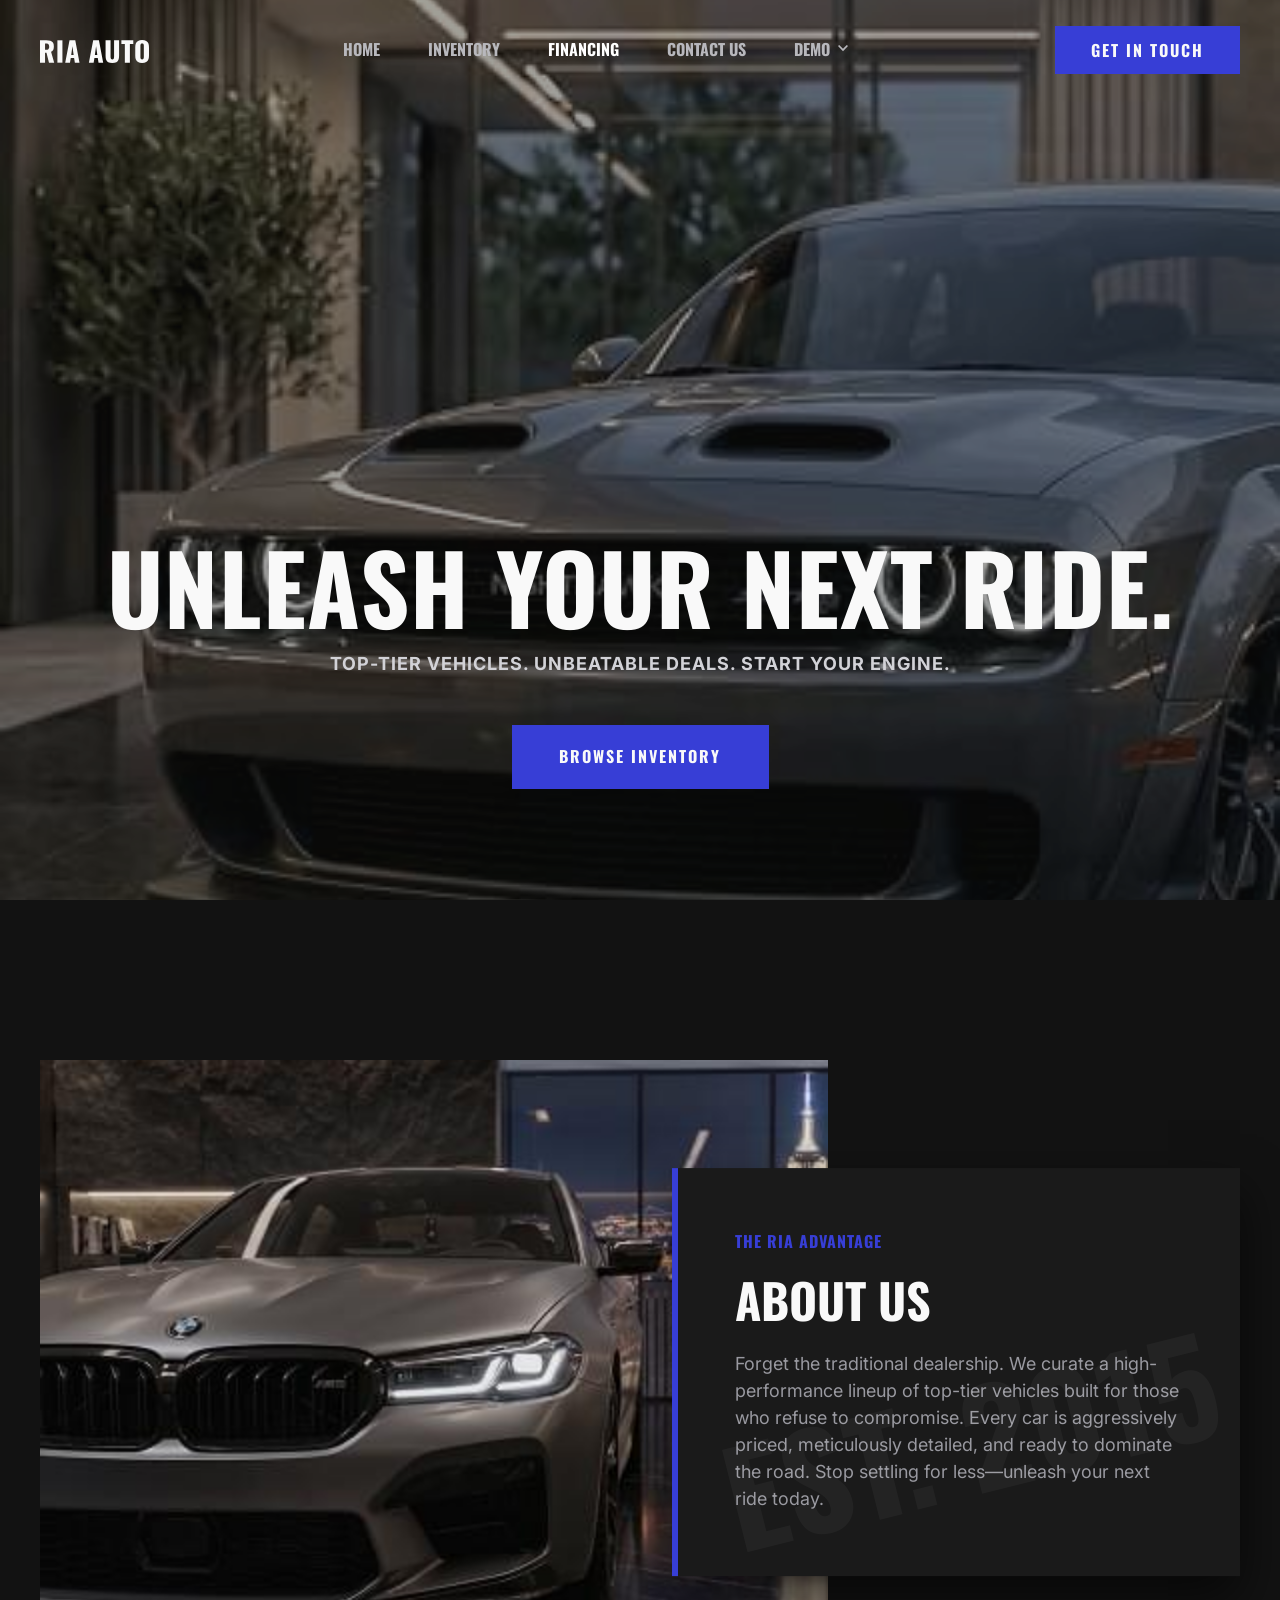
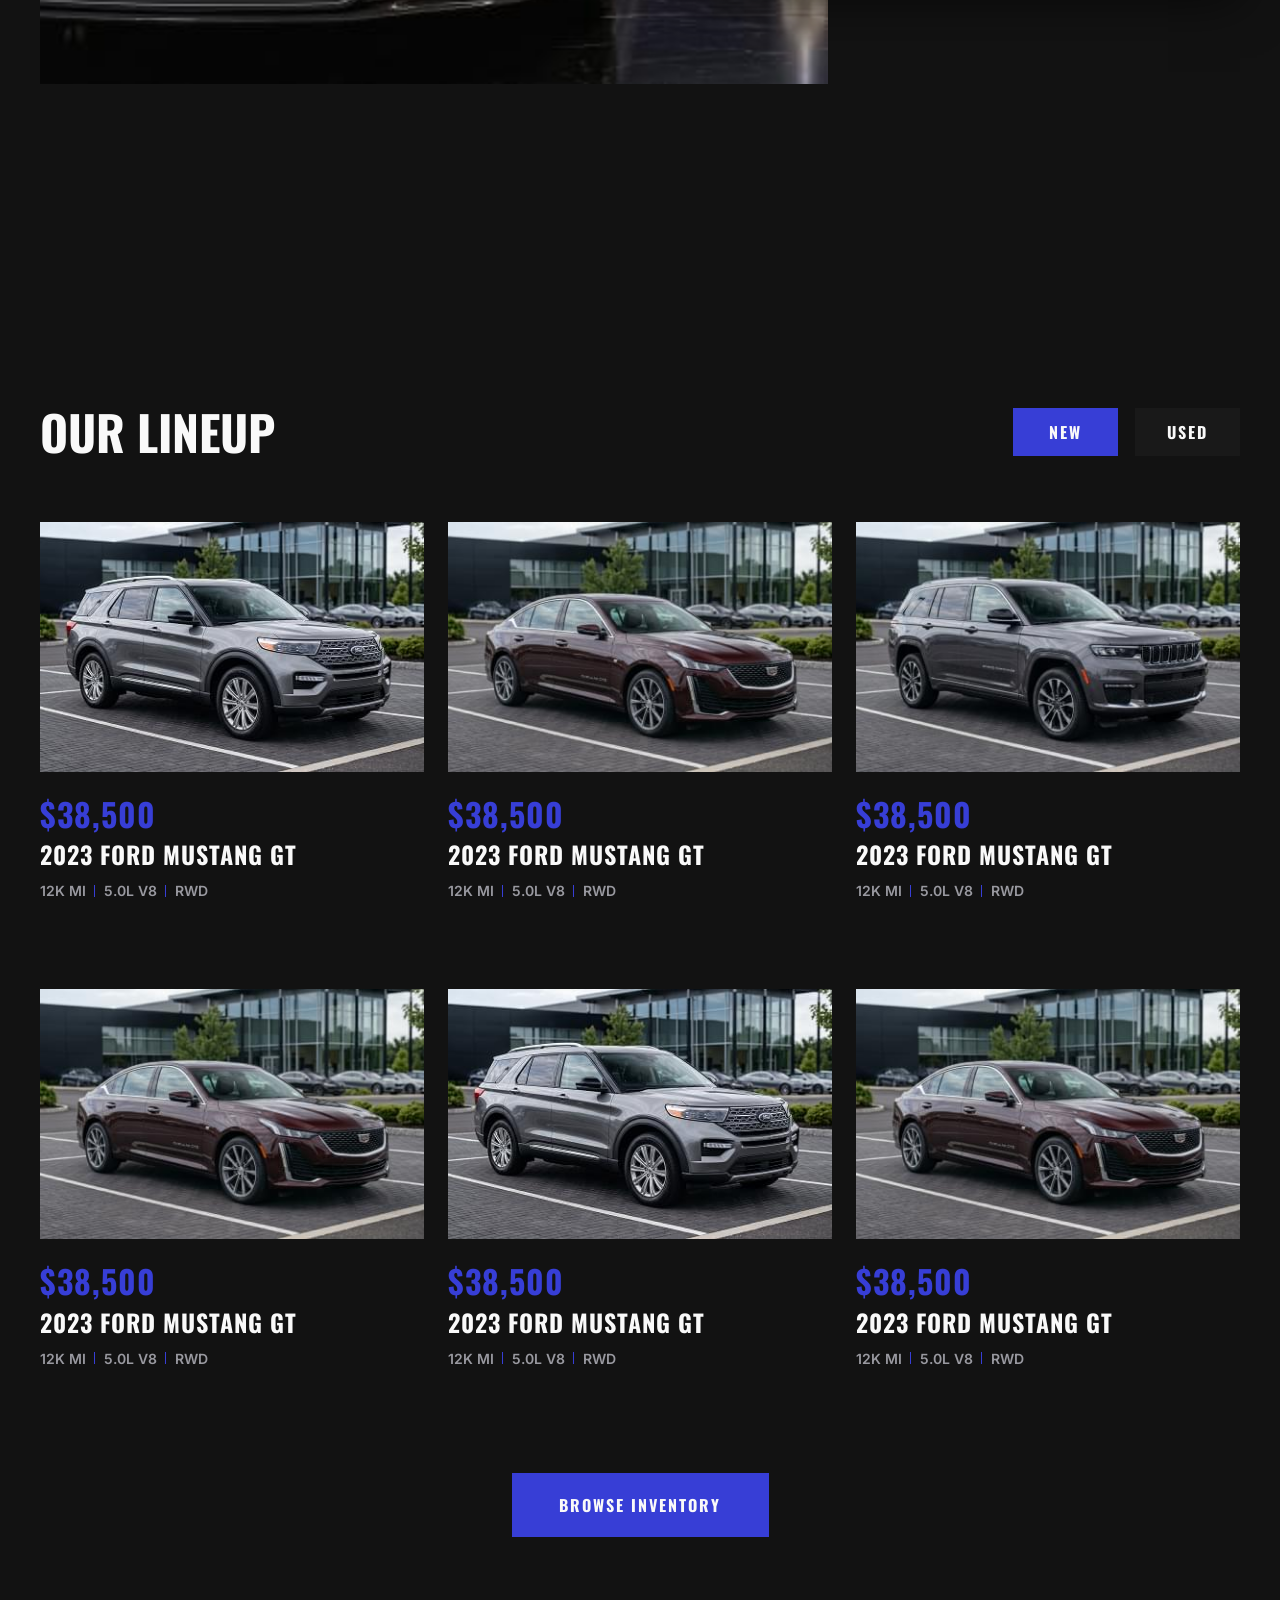
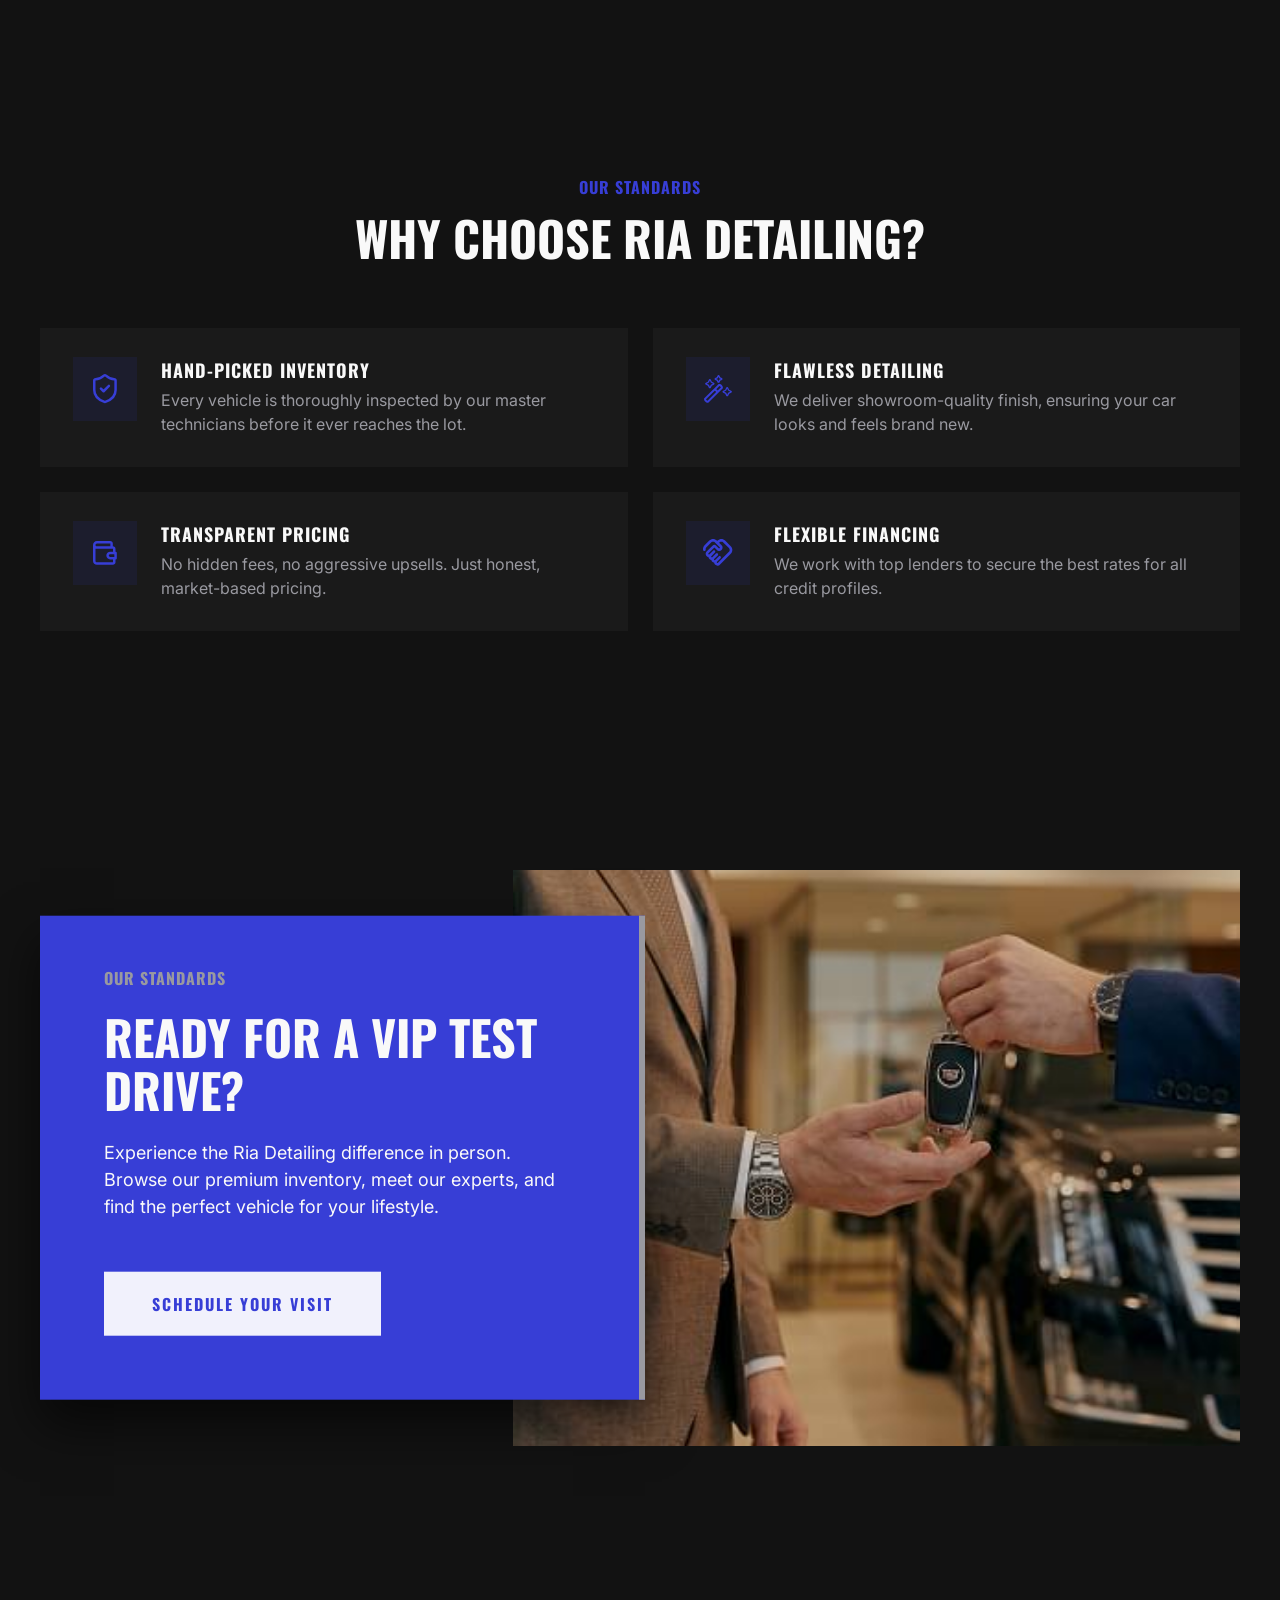
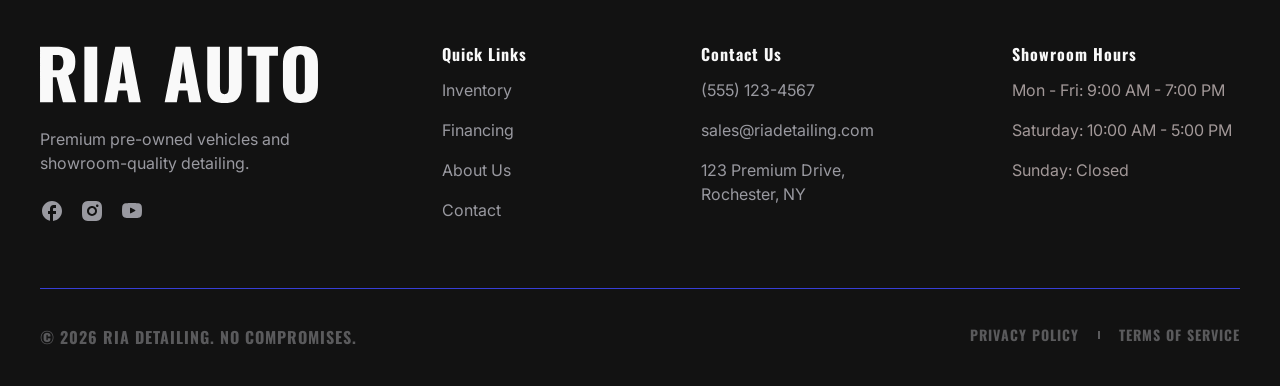
<file: index.html>
<!DOCTYPE html>
<html lang="en">
<head>
   <meta charset="UTF-8">
   <meta http-equiv="X-UA-Compatible" content="IE=edge">
   <meta name="viewport" content="width=device-width, initial-scale=1.0">
   <link rel="stylesheet" href="css/style.min.css?_v=20260605131323">
   <!--<link rel="icon" type="image/svg+xml" href="favicon.svg">-->
   <link rel="stylesheet" href="files/fancybox/fancybox.css?_v=20260605131323">
   <link rel="stylesheet" href="files/swiper/css/swiper-bundle.min.css?_v=20260605131323">
   <title>UNLEASH YOUR NEXT RIDE. - Ria Auto</title>
</head>

<body>
	<div class="wrapper">
		<header class="header">
	<div class="header__wrapper lock-padding">
		<div id="header-container" class="n_container header-container">
			<div class="header__blockLogo">
				<a href="/">
					<img src="images/svg/logo.svg" alt="First National Van Lines">
				</a>
			</div>
			<div class="header__menu menu">
				<div class="menu__body">
					<nav class="menu-topmenu-container">
						<ul class="menu__list">
							<li class="menu-item">
								<a href="#">Home</a>
							</li>
							<li class="menu-item">
								<a href="#">Inventory</a>
							</li>
							<li class="menu-item current-menu-item current_page_item">
								<a href="#">Financing</a>
							</li>
							<li class="menu-item">
								<a href="#">Contact Us</a>
							</li>
							
							<li class="menu-item menu-item-has-children">
								<a href="#">Demo</a>
								<span class="menu__arrow">
									<svg width="10" height="10" viewBox="0 0 24 24">
										<path d="M0 7.33l2.829-2.83 9.175 9.339 9.167-9.339 2.829 2.83-11.996 12.17z" fill="currentColor" />
									</svg>
								</span>
								<ul class="menu__sub-list">
									<li class="menu-item">
										<a href="#">Sub menu item 1</a>
									</li>
									<li class="menu-item current-menu-item current_page_item">
										<a href="#">Sub menu item 2</a>
									</li>
									<li class="menu-item">
										<a href="#">Sub menu item 3</a>
									</li>
									<li class="menu-item">
										<a href="#">Sub menu item 4</a>
									</li>
									<li class="menu-item">
										<a href="#">Sub menu item 5</a>
									</li>
									<li class="menu-item">
										<a href="#">Premium pre-owned vehicles</a>
									</li>
								</ul>
							</li>
						
						</ul>
						<div class="menu__body-bottom">
							<p class="menu__body-bottom-text">Premium pre-owned vehicles and showroom-quality detailing.</p>
							<div class="header__social">
								<a href="https://facebook.com/" rel="noopener noreferrer" target="_blank">
									<img src="images/svg/header-facebook-icon.svg" alt="">
								</a>
								<a href="https://instagram.com/" rel="noopener noreferrer" target="_blank">
									<img src="images/svg/header-instagram-icon.svg" alt="">
								</a>
								<a href="https://youtube.com/" rel="noopener noreferrer" target="_blank">
									<img src="images/svg/header-youtube-icon.svg" alt="">
								</a>
							</div>
							<a href="#" class="header__btn n_btn">Get in touch</a>
						</div>
					</nav>
				</div>
			</div>
			<div class="header__right">
				<a href="#" class="header__btn n_btn desktop">Get in touch</a>
				<button type="button" class="menu__icon">
					<span></span>
				</button>
			</div>
		</div>
	</div>
</header>
		<main class="main">

			<section class="fs wrap-lazy-load-image">
				<div class="n_container">
					<div class="fs__content">
						<h1 class="fs__title">UNLEASH YOUR NEXT RIDE.</h1>
						<p class="fs__desc">TOP-TIER VEHICLES. UNBEATABLE DEALS. START YOUR ENGINE.</p>
						<a href="#" class="fs__button n_btn">BROWSE INVENTORY</a>
					</div>
				</div>
				<picture>
					<source media="(min-width:992px)" srcset="images/fs-bg.jpg">
					<source media="(min-width:576px)" srcset="images/fs-bg-tablet.jpg">
					<source media="(max-width:575px)" srcset="images/fs-bg-mobile.jpg">
					<img class="fs__bg" src="images/fs-bg.jpg" loading="lazy" alt="">
				</picture>
			</section>

			<section class="about-us">
				<div class="n_container">
					<div class="about-us__blocks">
						<div class="about-us__block-image wrap-lazy-load-image">
							<picture>
								<source media="(min-width:576px)" srcset="images/about-us-image.jpg">
								<source media="(max-width:575px)" srcset="images/about-us-image-mobile.jpg">
								<img src="images/about-us-image.jpg" loading="lazy" alt="">
							</picture>
    						<span class="sk-spinner-pulse"></span>
						</div>
						<div class="about-us__block-info">
							<div class="about-us__above-title">THE RIA ADVANTAGE</div>
							<h2 class="n_sec-title">About us</h2>
							<p class="about-us__desc">Forget the traditional dealership. We curate a high-performance lineup of top-tier vehicles built for those who refuse to compromise. Every car is aggressively priced, meticulously detailed, and ready to dominate the road. Stop settling for less—unleash your next ride today.</p>
							<p class="about-us__bg-text">EST. 2015</p>
						</div>
					</div>
				</div>
			</section>

			<section class="our-lineup">
				<div class="n_container">
					<div class="our-lineup__head">
						<h2 class="n_sec-title">OUR LINEUP</h2>
						<div class="our-lineup__buttons">
							<button type="button" class="n_btn active">NEw</button>
							<button type="button" class="n_btn">used</button>
						</div>
					</div>
					<div class="our-lineup__cards fp">
						<a href="single.html" class="our-lineup__card">
							<div class="our-lineup__card-block-img wrap-lazy-load-image">
								<img src="images/our-lineup__card-img-1.jpg" loading="lazy" alt="">
    							<span class="sk-spinner-pulse"></span>
							</div>
							<p class="our-lineup__card-price">$38,500</p>
							<h3 class="our-lineup__card-name">2023 FORD MUSTANG GT</h3>
							<ul class="our-lineup__card-parameters">
								<li>12K MI</li>
								<li>5.0L V8</li>
								<li>RWD</li>
							</ul>
						</a>
						<a href="single.html" class="our-lineup__card">
							<div class="our-lineup__card-block-img wrap-lazy-load-image">
								<img src="images/our-lineup__card-img-2.jpg" loading="lazy" alt="">
    							<span class="sk-spinner-pulse"></span>
							</div>
							<p class="our-lineup__card-price">$38,500</p>
							<h3 class="our-lineup__card-name">2023 FORD MUSTANG GT</h3>
							<ul class="our-lineup__card-parameters">
								<li>12K MI</li>
								<li>5.0L V8</li>
								<li>RWD</li>
							</ul>
						</a>
						<a href="single.html" class="our-lineup__card">
							<div class="our-lineup__card-block-img wrap-lazy-load-image">
								<img src="images/our-lineup__card-img-3.jpg" loading="lazy" alt="">
    							<span class="sk-spinner-pulse"></span>
							</div>
							<p class="our-lineup__card-price">$38,500</p>
							<h3 class="our-lineup__card-name">2023 FORD MUSTANG GT</h3>
							<ul class="our-lineup__card-parameters">
								<li>12K MI</li>
								<li>5.0L V8</li>
								<li>RWD</li>
							</ul>
						</a>
						<a href="single.html" class="our-lineup__card">
							<div class="our-lineup__card-block-img wrap-lazy-load-image">
								<img src="images/our-lineup__card-img-2.jpg" loading="lazy" alt="">
    							<span class="sk-spinner-pulse"></span>
							</div>
							<p class="our-lineup__card-price">$38,500</p>
							<h3 class="our-lineup__card-name">2023 FORD MUSTANG GT</h3>
							<ul class="our-lineup__card-parameters">
								<li>12K MI</li>
								<li>5.0L V8</li>
								<li>RWD</li>
							</ul>
						</a>
						<a href="single.html" class="our-lineup__card">
							<div class="our-lineup__card-block-img wrap-lazy-load-image">
								<img src="images/our-lineup__card-img-1.jpg" loading="lazy" alt="">
    							<span class="sk-spinner-pulse"></span>
							</div>
							<p class="our-lineup__card-price">$38,500</p>
							<h3 class="our-lineup__card-name">2023 FORD MUSTANG GT</h3>
							<ul class="our-lineup__card-parameters">
								<li>12K MI</li>
								<li>5.0L V8</li>
								<li>RWD</li>
							</ul>
						</a>
						<a href="single.html" class="our-lineup__card">
							<div class="our-lineup__card-block-img wrap-lazy-load-image">
								<img src="images/our-lineup__card-img-2.jpg" loading="lazy" alt="">
    							<span class="sk-spinner-pulse"></span>
							</div>
							<p class="our-lineup__card-price">$38,500</p>
							<h3 class="our-lineup__card-name">2023 FORD MUSTANG GT</h3>
							<ul class="our-lineup__card-parameters">
								<li>12K MI</li>
								<li>5.0L V8</li>
								<li>RWD</li>
							</ul>
						</a>
					</div>
					<a href="archive-our-lineup.html" class="n_btn">BROWSE INVENTORY</a>
				</div>
			</section>

			<section class="our-standards">
				<div class="n_container">
					<h3 class="our-standards__above-title">OUR STANDARDS</h3>
					<h2 class="n_sec-title">Why Choose Ria Detailing?</h2>
					<div class="our-standards__blocks">
						<div class="our-standards__block">
							<div class="our-standards__block-wrap-icon wrap-lazy-load-image">
								<img src="images/svg/our-standards-block-icon-1.svg" loading="lazy" alt="">
							</div>
							<div class="our-standards__block-info">
								<h3 class="our-standards__name">Hand-Picked Inventory</h3>
								<p class="our-standards__desc">Every vehicle is thoroughly inspected by our master technicians before it ever reaches the lot.</p>
							</div>
						</div>
						<div class="our-standards__block">
							<div class="our-standards__block-wrap-icon wrap-lazy-load-image">
								<img src="images/svg/our-standards-block-icon-2.svg" loading="lazy" alt="">
							</div>
							<div class="our-standards__block-info">
								<h3 class="our-standards__name">Flawless Detailing</h3>
								<p class="our-standards__desc">We deliver showroom-quality finish, ensuring your car looks and feels brand new.</p>
							</div>
						</div>
						<div class="our-standards__block">
							<div class="our-standards__block-wrap-icon wrap-lazy-load-image">
								<img src="images/svg/our-standards-block-icon-3.svg" loading="lazy" alt="">
							</div>
							<div class="our-standards__block-info">
								<h3 class="our-standards__name">Transparent Pricing</h3>
								<p class="our-standards__desc">No hidden fees, no aggressive upsells. Just honest, market-based pricing.</p>
							</div>
						</div>
						<div class="our-standards__block">
							<div class="our-standards__block-wrap-icon wrap-lazy-load-image">
								<img src="images/svg/our-standards-block-icon-4.svg" loading="lazy" alt="">
							</div>
							<div class="our-standards__block-info">
								<h3 class="our-standards__name">Flexible Financing</h3>
								<p class="our-standards__desc">We work with top lenders to secure the best rates for all credit profiles.</p>
							</div>
						</div>
					</div>
				</div>
			</section>

			<section class="ria-advantage">
				<div class="n_container">
					<div class="ria-advantage__blocks">
						<div class="ria-advantage__block-image wrap-lazy-load-image">
							<picture>
								<source media="(min-width:576px)" srcset="images/ria-advantage-image.jpg">
								<source media="(max-width:575px)" srcset="images/ria-advantage-image-mobile.jpg">
								<img src="images/ria-advantage-image.jpg" loading="lazy" alt="">
							</picture>
    						<span class="sk-spinner-pulse"></span>
						</div>
						<div class="ria-advantage__block-info">
							<h3 class="ria-advantage__above-title">OUR STANDARDS</h3>
							<h2 class="n_sec-title">Ready for a VIP Test Drive?</h2>
							<p class="ria-advantage__desc">Experience the Ria Detailing difference in person. Browse our premium inventory, meet our experts, and find the perfect vehicle for your lifestyle.</p>
							<a href="#" class="ria-advantage__button n_btn">Schedule Your Visit</a>
						</div>
					</div>
				</div>
			</section>

		</main>
		<footer class="footer">
    <div class="n_container">
        <div class="footer__columns">
            <div class="footer__column">
                <div class="footer__blockLogo">
                    <img src="images/svg/footer-logo.svg" alt="">
                </div>
                <p class="footer__text">Premium pre-owned vehicles and showroom-quality detailing.</p>
                <div class="footer__social">
                    <a href="https://facebook.com/" rel="noopener noreferrer" target="_blank">
                        <img src="images/svg/footer-facebook-icon.svg" alt="">
                    </a>
                    <a href="https://instagram.com/" rel="noopener noreferrer" target="_blank">
                        <img src="images/svg/footer-instagram-icon.svg" alt="">
                    </a>
                    <a href="https://youtube.com/" rel="noopener noreferrer" target="_blank">
                        <img src="images/svg/footer-youtube-icon.svg" alt="">
                    </a>
                </div>
            </div>
            <div class="footer__column">
                <div class="footer__columnBlock">
                    <h2 class="footer__title">Quick Links</h2>
                    <nav class="footer__nav">
						<ul>
							<li class="menu-item">
								<a href="#">Inventory</a>
							</li>
							<li class="menu-item">
								<a href="#">Financing</a>
							</li>
							<li class="menu-item">
								<a href="#">About Us</a>
							</li>
							<li class="menu-item">
								<a href="#">Contact</a>
							</li>
						</ul>
					</nav>
                </div>
            </div>
            <div class="footer__column">
                <div class="footer__columnBlock">
                    <h2 class="footer__title">Contact Us</h2>
                    <ul class="footer__contact-list">
                        <li>
                            <a href="tel:5551234567">(555) 123-4567</a>
                        </li>
                        <li>
                            <a href="mailto:sales@riadetailing.com">sales@riadetailing.com</a>
                        </li>
                        <li>
                            <address>123 Premium Drive,<br> Rochester, NY</address>
                        </li>
                    </ul>
                </div>
            </div>
            <div class="footer__column">
                <div class="footer__columnBlock">
                    <h2 class="footer__title">Showroom Hours</h2>
                    <ul class="footer__work-schedule-list">
                        <li>Mon - Fri: 9:00 AM - 7:00 PM</li>
                        <li>Saturday: 10:00 AM - 5:00 PM</li>
                        <li>Sunday: Closed</li>
                    </ul>
                </div>
            </div>
        </div>
        <div class="footer__bottom">
            <p class="footer__copyright">&copy; 2026 RIA DETAILING. NO COMPROMISES.</p>
            <nav class="footer__nav">
                <ul>
                    <li class="menu-item">
                        <a href="#">Privacy Policy</a>
                    </li>
                    <li class="menu-item">
                        <a href="#">Terms of Service</a>
                    </li>
                </ul>
            </nav>
        </div>
    </div>
</footer>
	</div>
	
   <script src="js/script.min.js?_v=20260605131323"></script>
   <script src="files/js/custom-scripts.js?_v=20260605131323"></script>

   <!--<script src="files/fancybox/fancybox.umd.js?_v=20260605131323"></script>
   <script src="files/fancybox/fancybox.init.js?_v=20260605131323"></script>-->

</body>
</html>
</file>
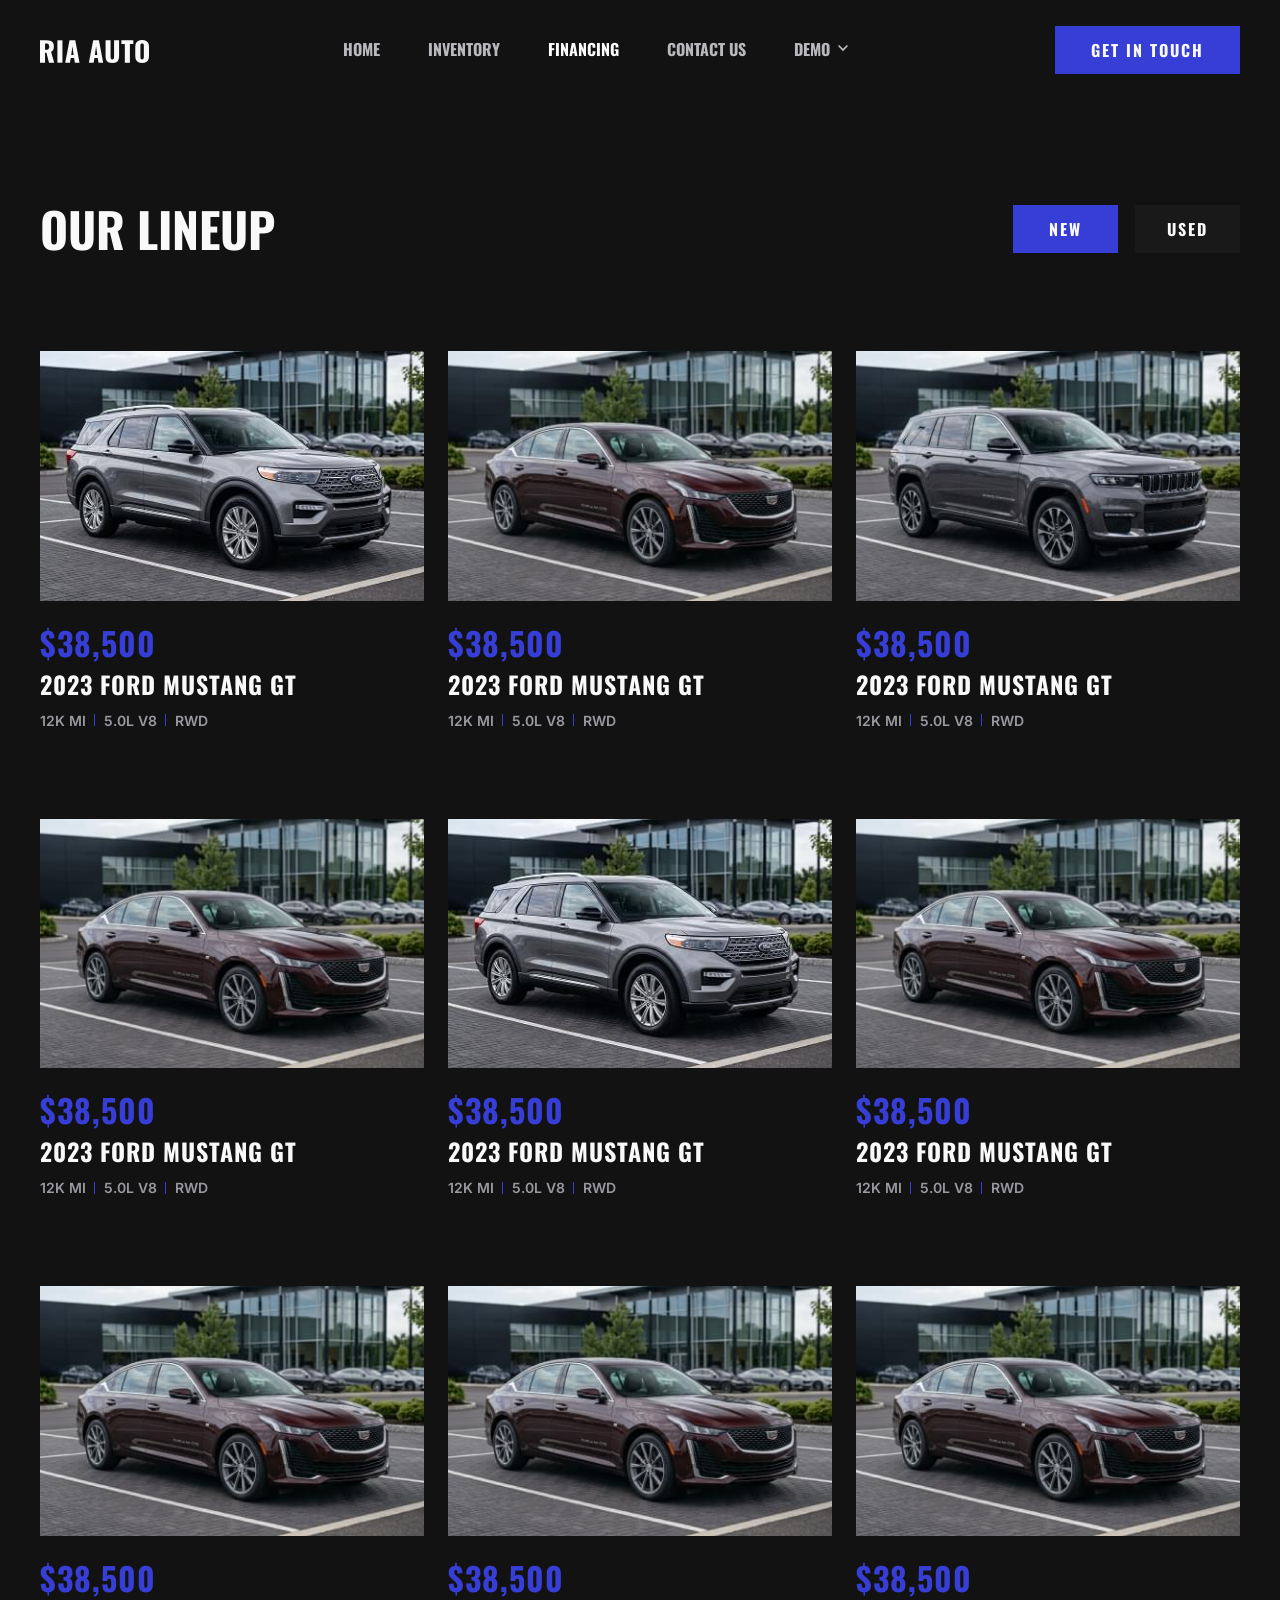
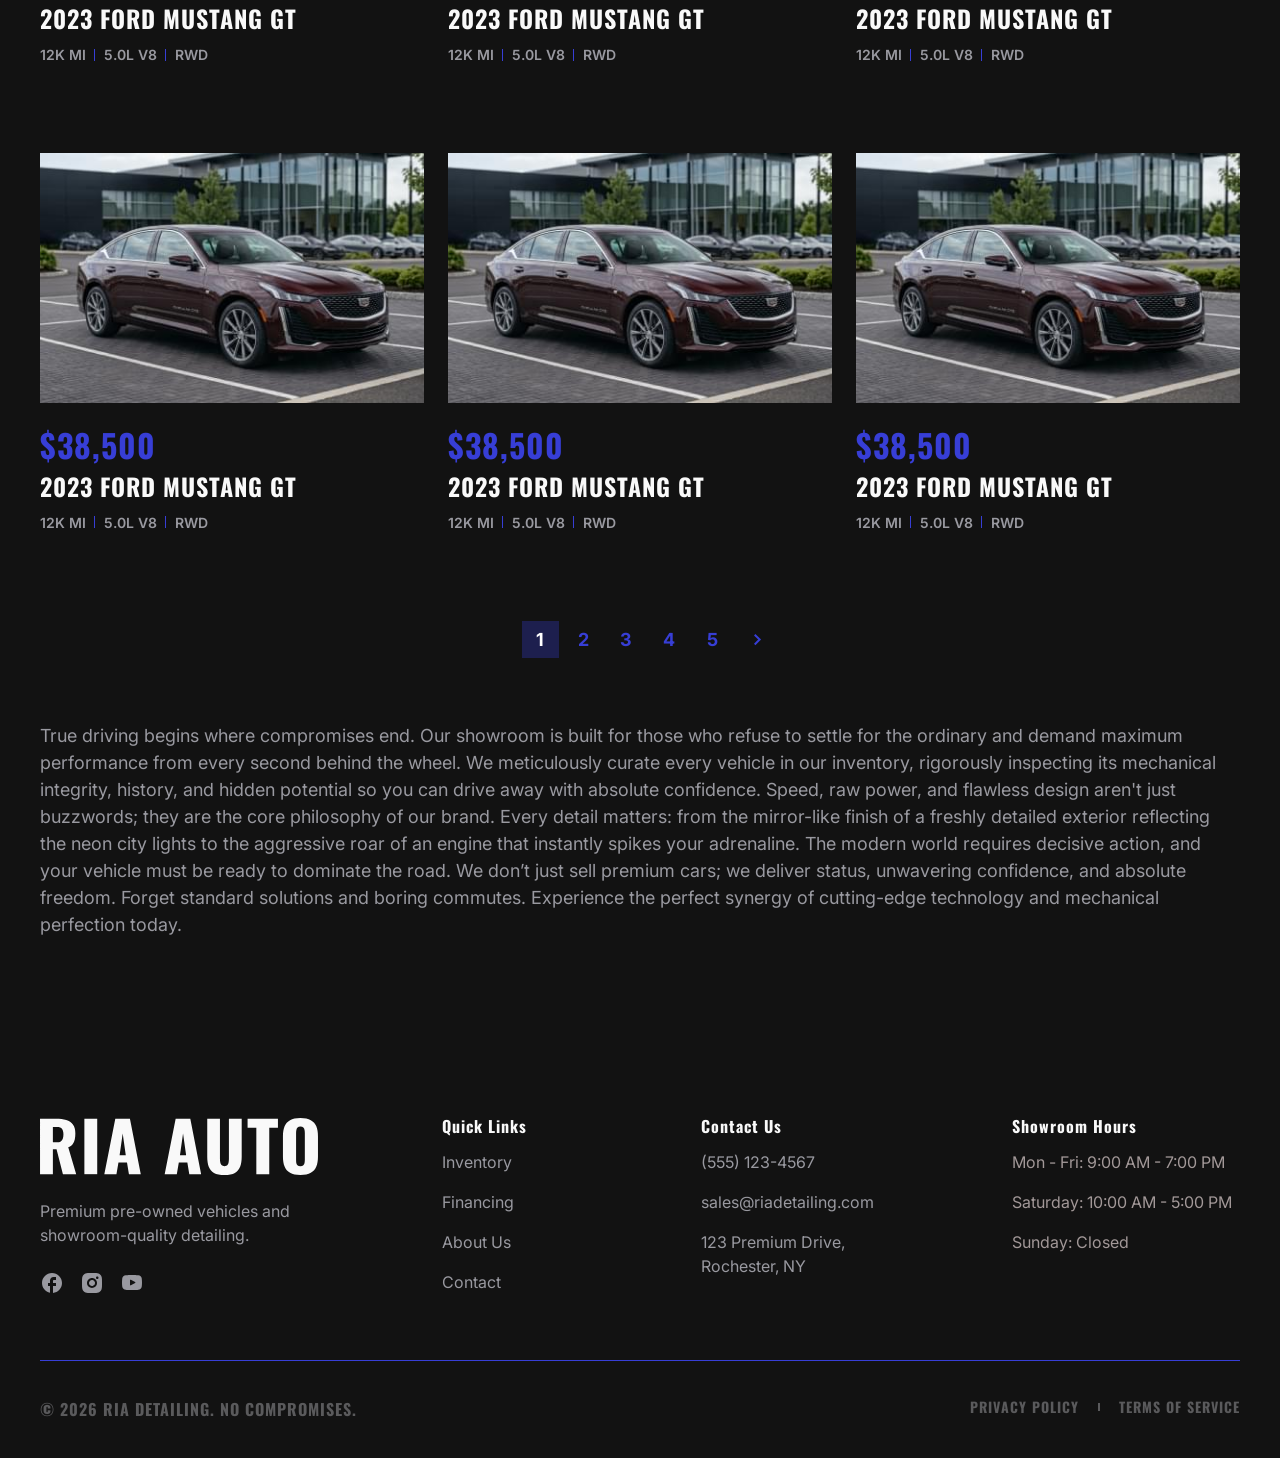
<file: archive-our-lineup.html>
<!DOCTYPE html>
<html lang="en">
<head>
   <meta charset="UTF-8">
   <meta http-equiv="X-UA-Compatible" content="IE=edge">
   <meta name="viewport" content="width=device-width, initial-scale=1.0">
   <link rel="stylesheet" href="css/style.min.css?_v=20260605131323">
   <!--<link rel="icon" type="image/svg+xml" href="favicon.svg">-->
   <link rel="stylesheet" href="files/fancybox/fancybox.css?_v=20260605131323">
   <link rel="stylesheet" href="files/swiper/css/swiper-bundle.min.css?_v=20260605131323">
   <title>Our Lineup - Ria Auto</title>
</head>

<body>
	<div class="wrapper">
		<header class="header">
	<div class="header__wrapper lock-padding">
		<div id="header-container" class="n_container header-container">
			<div class="header__blockLogo">
				<a href="/">
					<img src="images/svg/logo.svg" alt="First National Van Lines">
				</a>
			</div>
			<div class="header__menu menu">
				<div class="menu__body">
					<nav class="menu-topmenu-container">
						<ul class="menu__list">
							<li class="menu-item">
								<a href="#">Home</a>
							</li>
							<li class="menu-item">
								<a href="#">Inventory</a>
							</li>
							<li class="menu-item current-menu-item current_page_item">
								<a href="#">Financing</a>
							</li>
							<li class="menu-item">
								<a href="#">Contact Us</a>
							</li>
							
							<li class="menu-item menu-item-has-children">
								<a href="#">Demo</a>
								<span class="menu__arrow">
									<svg width="10" height="10" viewBox="0 0 24 24">
										<path d="M0 7.33l2.829-2.83 9.175 9.339 9.167-9.339 2.829 2.83-11.996 12.17z" fill="currentColor" />
									</svg>
								</span>
								<ul class="menu__sub-list">
									<li class="menu-item">
										<a href="#">Sub menu item 1</a>
									</li>
									<li class="menu-item current-menu-item current_page_item">
										<a href="#">Sub menu item 2</a>
									</li>
									<li class="menu-item">
										<a href="#">Sub menu item 3</a>
									</li>
									<li class="menu-item">
										<a href="#">Sub menu item 4</a>
									</li>
									<li class="menu-item">
										<a href="#">Sub menu item 5</a>
									</li>
									<li class="menu-item">
										<a href="#">Premium pre-owned vehicles</a>
									</li>
								</ul>
							</li>
						
						</ul>
						<div class="menu__body-bottom">
							<p class="menu__body-bottom-text">Premium pre-owned vehicles and showroom-quality detailing.</p>
							<div class="header__social">
								<a href="https://facebook.com/" rel="noopener noreferrer" target="_blank">
									<img src="images/svg/header-facebook-icon.svg" alt="">
								</a>
								<a href="https://instagram.com/" rel="noopener noreferrer" target="_blank">
									<img src="images/svg/header-instagram-icon.svg" alt="">
								</a>
								<a href="https://youtube.com/" rel="noopener noreferrer" target="_blank">
									<img src="images/svg/header-youtube-icon.svg" alt="">
								</a>
							</div>
							<a href="#" class="header__btn n_btn">Get in touch</a>
						</div>
					</nav>
				</div>
			</div>
			<div class="header__right">
				<a href="#" class="header__btn n_btn desktop">Get in touch</a>
				<button type="button" class="menu__icon">
					<span></span>
				</button>
			</div>
		</div>
	</div>
</header>
		<main class="main page-our-lineup">
         <div class="n_container">
            <div class="our-lineup__head">
               <h1 class="n_sec-title">OUR LINEUP</h1>
               <div class="our-lineup__buttons">
                  <button type="button" class="n_btn active">NEw</button>
                  <button type="button" class="n_btn">used</button>
               </div>
            </div>
            <div class="our-lineup__cards">
               <a href="single.html" class="our-lineup__card">
                  <div class="our-lineup__card-block-img wrap-lazy-load-image">
                     <img src="images/our-lineup__card-img-1.jpg" loading="lazy" alt="">
                     <span class="sk-spinner-pulse"></span>
                  </div>
                  <p class="our-lineup__card-price">$38,500</p>
                  <h2 class="our-lineup__card-name">2023 FORD MUSTANG GT</h2>
                  <ul class="our-lineup__card-parameters">
                     <li>12K MI</li>
                     <li>5.0L V8</li>
                     <li>RWD</li>
                  </ul>
               </a>
               <a href="single.html" class="our-lineup__card">
                  <div class="our-lineup__card-block-img wrap-lazy-load-image">
                     <img src="images/our-lineup__card-img-2.jpg" loading="lazy" alt="">
                     <span class="sk-spinner-pulse"></span>
                  </div>
                  <p class="our-lineup__card-price">$38,500</p>
                  <h2 class="our-lineup__card-name">2023 FORD MUSTANG GT</h2>
                  <ul class="our-lineup__card-parameters">
                     <li>12K MI</li>
                     <li>5.0L V8</li>
                     <li>RWD</li>
                  </ul>
               </a>
               <a href="single.html" class="our-lineup__card">
                  <div class="our-lineup__card-block-img wrap-lazy-load-image">
                     <img src="images/our-lineup__card-img-3.jpg" loading="lazy" alt="">
                     <span class="sk-spinner-pulse"></span>
                  </div>
                  <p class="our-lineup__card-price">$38,500</p>
                  <h2 class="our-lineup__card-name">2023 FORD MUSTANG GT</h2>
                  <ul class="our-lineup__card-parameters">
                     <li>12K MI</li>
                     <li>5.0L V8</li>
                     <li>RWD</li>
                  </ul>
               </a>
               <a href="single.html" class="our-lineup__card">
                  <div class="our-lineup__card-block-img wrap-lazy-load-image">
                     <img src="images/our-lineup__card-img-2.jpg" loading="lazy" alt="">
                     <span class="sk-spinner-pulse"></span>
                  </div>
                  <p class="our-lineup__card-price">$38,500</p>
                  <h2 class="our-lineup__card-name">2023 FORD MUSTANG GT</h2>
                  <ul class="our-lineup__card-parameters">
                     <li>12K MI</li>
                     <li>5.0L V8</li>
                     <li>RWD</li>
                  </ul>
               </a>
               <a href="single.html" class="our-lineup__card">
                  <div class="our-lineup__card-block-img wrap-lazy-load-image">
                     <img src="images/our-lineup__card-img-1.jpg" loading="lazy" alt="">
                     <span class="sk-spinner-pulse"></span>
                  </div>
                  <p class="our-lineup__card-price">$38,500</p>
                  <h2 class="our-lineup__card-name">2023 FORD MUSTANG GT</h2>
                  <ul class="our-lineup__card-parameters">
                     <li>12K MI</li>
                     <li>5.0L V8</li>
                     <li>RWD</li>
                  </ul>
               </a>
               <a href="single.html" class="our-lineup__card">
                  <div class="our-lineup__card-block-img wrap-lazy-load-image">
                     <img src="images/our-lineup__card-img-2.jpg" loading="lazy" alt="">
                     <span class="sk-spinner-pulse"></span>
                  </div>
                  <p class="our-lineup__card-price">$38,500</p>
                  <h2 class="our-lineup__card-name">2023 FORD MUSTANG GT</h2>
                  <ul class="our-lineup__card-parameters">
                     <li>12K MI</li>
                     <li>5.0L V8</li>
                     <li>RWD</li>
                  </ul>
               </a>
               <a href="single.html" class="our-lineup__card">
                  <div class="our-lineup__card-block-img wrap-lazy-load-image">
                     <img src="images/our-lineup__card-img-2.jpg" loading="lazy" alt="">
                     <span class="sk-spinner-pulse"></span>
                  </div>
                  <p class="our-lineup__card-price">$38,500</p>
                  <h2 class="our-lineup__card-name">2023 FORD MUSTANG GT</h2>
                  <ul class="our-lineup__card-parameters">
                     <li>12K MI</li>
                     <li>5.0L V8</li>
                     <li>RWD</li>
                  </ul>
               </a>
               <a href="single.html" class="our-lineup__card">
                  <div class="our-lineup__card-block-img wrap-lazy-load-image">
                     <img src="images/our-lineup__card-img-2.jpg" loading="lazy" alt="">
                     <span class="sk-spinner-pulse"></span>
                  </div>
                  <p class="our-lineup__card-price">$38,500</p>
                  <h2 class="our-lineup__card-name">2023 FORD MUSTANG GT</h2>
                  <ul class="our-lineup__card-parameters">
                     <li>12K MI</li>
                     <li>5.0L V8</li>
                     <li>RWD</li>
                  </ul>
               </a>
               <a href="single.html" class="our-lineup__card">
                  <div class="our-lineup__card-block-img wrap-lazy-load-image">
                     <img src="images/our-lineup__card-img-2.jpg" loading="lazy" alt="">
                     <span class="sk-spinner-pulse"></span>
                  </div>
                  <p class="our-lineup__card-price">$38,500</p>
                  <h2 class="our-lineup__card-name">2023 FORD MUSTANG GT</h2>
                  <ul class="our-lineup__card-parameters">
                     <li>12K MI</li>
                     <li>5.0L V8</li>
                     <li>RWD</li>
                  </ul>
               </a>
               <a href="single.html" class="our-lineup__card">
                  <div class="our-lineup__card-block-img wrap-lazy-load-image">
                     <img src="images/our-lineup__card-img-2.jpg" loading="lazy" alt="">
                     <span class="sk-spinner-pulse"></span>
                  </div>
                  <p class="our-lineup__card-price">$38,500</p>
                  <h2 class="our-lineup__card-name">2023 FORD MUSTANG GT</h2>
                  <ul class="our-lineup__card-parameters">
                     <li>12K MI</li>
                     <li>5.0L V8</li>
                     <li>RWD</li>
                  </ul>
               </a>
               <a href="single.html" class="our-lineup__card">
                  <div class="our-lineup__card-block-img wrap-lazy-load-image">
                     <img src="images/our-lineup__card-img-2.jpg" loading="lazy" alt="">
                     <span class="sk-spinner-pulse"></span>
                  </div>
                  <p class="our-lineup__card-price">$38,500</p>
                  <h2 class="our-lineup__card-name">2023 FORD MUSTANG GT</h2>
                  <ul class="our-lineup__card-parameters">
                     <li>12K MI</li>
                     <li>5.0L V8</li>
                     <li>RWD</li>
                  </ul>
               </a>
               <a href="single.html" class="our-lineup__card">
                  <div class="our-lineup__card-block-img wrap-lazy-load-image">
                     <img src="images/our-lineup__card-img-2.jpg" loading="lazy" alt="">
                     <span class="sk-spinner-pulse"></span>
                  </div>
                  <p class="our-lineup__card-price">$38,500</p>
                  <h2 class="our-lineup__card-name">2023 FORD MUSTANG GT</h2>
                  <ul class="our-lineup__card-parameters">
                     <li>12K MI</li>
                     <li>5.0L V8</li>
                     <li>RWD</li>
                  </ul>
               </a>
            </div>

            <nav class="navigation pagination">
               <div class="nav-links">
                  <!--<a class="prev page-numbers" href="#">
                     <svg width="8" height="12" viewBox="0 0 8 12" fill="none" xmlns="http://www.w3.org/2000/svg">
                        <path d="M0.701172 0.712891L5.64746 5.57776L0.701172 10.4426" stroke="#373ED6" stroke-width="2"/>
                     </svg>
                  </a>-->
                  <span aria-current="page" class="page-numbers current">1</span>
                  <a class="page-numbers" href="#">2</a>
                  <a class="page-numbers" href="#">3</a>
                  <a class="page-numbers" href="#">4</a>
                  <a class="page-numbers" href="#">5</a>
                  <!--<span class="page-numbers dots">…</span>
                  <a class="page-numbers" href="#">20</a>-->
                  <a class="next page-numbers" href="#">
                     <svg width="8" height="12" viewBox="0 0 8 12" fill="none" xmlns="http://www.w3.org/2000/svg">
                        <path d="M0.701172 0.712891L5.64746 5.57776L0.701172 10.4426" stroke="#373ED6" stroke-width="2"/>
                     </svg>
                  </a>
               </div>
            </nav>

            <div class="page-our-lineup__desc">
               <p>True driving begins where compromises end. Our showroom is built for those who refuse to settle for the ordinary and demand maximum performance from every second behind the wheel. We meticulously curate every vehicle in our inventory, rigorously inspecting its mechanical integrity, history, and hidden potential so you can drive away with absolute confidence. Speed, raw power, and flawless design aren't just buzzwords; they are the core philosophy of our brand. Every detail matters: from the mirror-like finish of a freshly detailed exterior reflecting the neon city lights to the aggressive roar of an engine that instantly spikes your adrenaline. The modern world requires decisive action, and your vehicle must be ready to dominate the road. We don’t just sell premium cars; we deliver status, unwavering confidence, and absolute freedom. Forget standard solutions and boring commutes. Experience the perfect synergy of cutting-edge technology and mechanical perfection today.</p>
            </div>

         </div>
      </main>
		<footer class="footer">
    <div class="n_container">
        <div class="footer__columns">
            <div class="footer__column">
                <div class="footer__blockLogo">
                    <img src="images/svg/footer-logo.svg" alt="">
                </div>
                <p class="footer__text">Premium pre-owned vehicles and showroom-quality detailing.</p>
                <div class="footer__social">
                    <a href="https://facebook.com/" rel="noopener noreferrer" target="_blank">
                        <img src="images/svg/footer-facebook-icon.svg" alt="">
                    </a>
                    <a href="https://instagram.com/" rel="noopener noreferrer" target="_blank">
                        <img src="images/svg/footer-instagram-icon.svg" alt="">
                    </a>
                    <a href="https://youtube.com/" rel="noopener noreferrer" target="_blank">
                        <img src="images/svg/footer-youtube-icon.svg" alt="">
                    </a>
                </div>
            </div>
            <div class="footer__column">
                <div class="footer__columnBlock">
                    <h2 class="footer__title">Quick Links</h2>
                    <nav class="footer__nav">
						<ul>
							<li class="menu-item">
								<a href="#">Inventory</a>
							</li>
							<li class="menu-item">
								<a href="#">Financing</a>
							</li>
							<li class="menu-item">
								<a href="#">About Us</a>
							</li>
							<li class="menu-item">
								<a href="#">Contact</a>
							</li>
						</ul>
					</nav>
                </div>
            </div>
            <div class="footer__column">
                <div class="footer__columnBlock">
                    <h2 class="footer__title">Contact Us</h2>
                    <ul class="footer__contact-list">
                        <li>
                            <a href="tel:5551234567">(555) 123-4567</a>
                        </li>
                        <li>
                            <a href="mailto:sales@riadetailing.com">sales@riadetailing.com</a>
                        </li>
                        <li>
                            <address>123 Premium Drive,<br> Rochester, NY</address>
                        </li>
                    </ul>
                </div>
            </div>
            <div class="footer__column">
                <div class="footer__columnBlock">
                    <h2 class="footer__title">Showroom Hours</h2>
                    <ul class="footer__work-schedule-list">
                        <li>Mon - Fri: 9:00 AM - 7:00 PM</li>
                        <li>Saturday: 10:00 AM - 5:00 PM</li>
                        <li>Sunday: Closed</li>
                    </ul>
                </div>
            </div>
        </div>
        <div class="footer__bottom">
            <p class="footer__copyright">&copy; 2026 RIA DETAILING. NO COMPROMISES.</p>
            <nav class="footer__nav">
                <ul>
                    <li class="menu-item">
                        <a href="#">Privacy Policy</a>
                    </li>
                    <li class="menu-item">
                        <a href="#">Terms of Service</a>
                    </li>
                </ul>
            </nav>
        </div>
    </div>
</footer>
	</div>
	
   <script src="js/script.min.js?_v=20260605131323"></script>

</body>
</html>
</file>
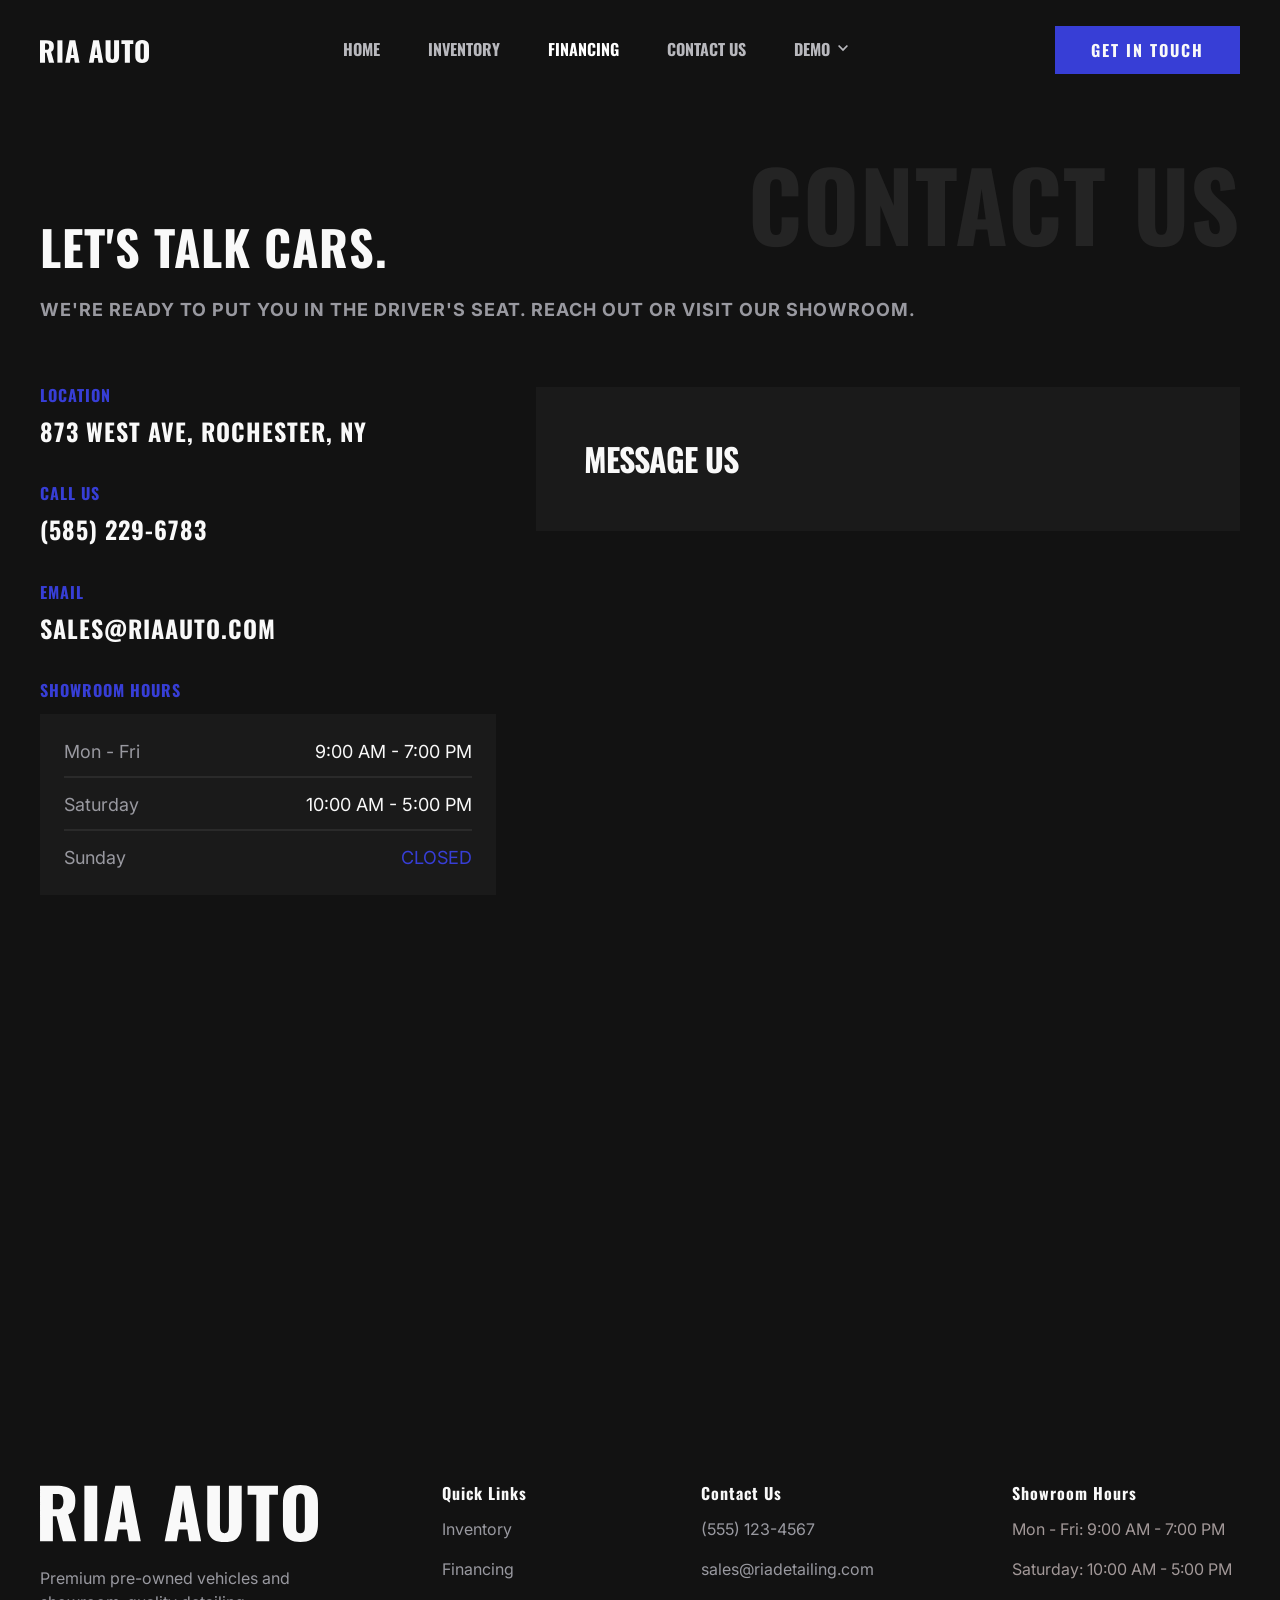
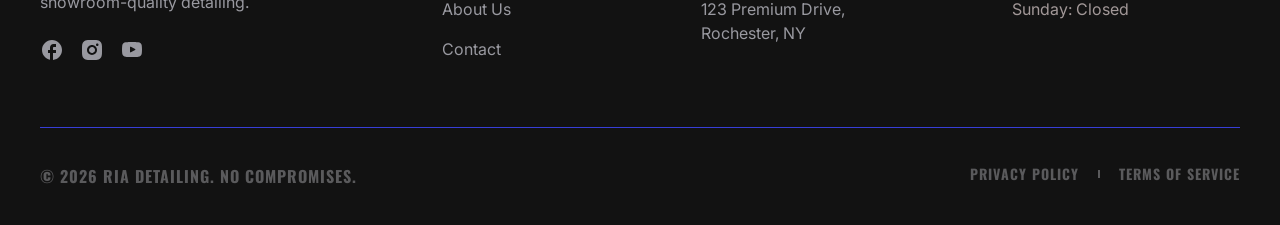
<file: page-contact-us.html>
<!DOCTYPE html>
<html lang="en">
<head>
   <meta charset="UTF-8">
   <meta http-equiv="X-UA-Compatible" content="IE=edge">
   <meta name="viewport" content="width=device-width, initial-scale=1.0">
   <link rel="stylesheet" href="css/style.min.css?_v=20260605131323">
   <!--<link rel="icon" type="image/svg+xml" href="favicon.svg">-->
   <link rel="stylesheet" href="files/fancybox/fancybox.css?_v=20260605131323">
   <link rel="stylesheet" href="files/swiper/css/swiper-bundle.min.css?_v=20260605131323">
   <title>Contact Us - Ria Auto</title>
</head>

<body>
	<div class="wrapper">
		<header class="header">
	<div class="header__wrapper lock-padding">
		<div id="header-container" class="n_container header-container">
			<div class="header__blockLogo">
				<a href="/">
					<img src="images/svg/logo.svg" alt="First National Van Lines">
				</a>
			</div>
			<div class="header__menu menu">
				<div class="menu__body">
					<nav class="menu-topmenu-container">
						<ul class="menu__list">
							<li class="menu-item">
								<a href="#">Home</a>
							</li>
							<li class="menu-item">
								<a href="#">Inventory</a>
							</li>
							<li class="menu-item current-menu-item current_page_item">
								<a href="#">Financing</a>
							</li>
							<li class="menu-item">
								<a href="#">Contact Us</a>
							</li>
							
							<li class="menu-item menu-item-has-children">
								<a href="#">Demo</a>
								<span class="menu__arrow">
									<svg width="10" height="10" viewBox="0 0 24 24">
										<path d="M0 7.33l2.829-2.83 9.175 9.339 9.167-9.339 2.829 2.83-11.996 12.17z" fill="currentColor" />
									</svg>
								</span>
								<ul class="menu__sub-list">
									<li class="menu-item">
										<a href="#">Sub menu item 1</a>
									</li>
									<li class="menu-item current-menu-item current_page_item">
										<a href="#">Sub menu item 2</a>
									</li>
									<li class="menu-item">
										<a href="#">Sub menu item 3</a>
									</li>
									<li class="menu-item">
										<a href="#">Sub menu item 4</a>
									</li>
									<li class="menu-item">
										<a href="#">Sub menu item 5</a>
									</li>
									<li class="menu-item">
										<a href="#">Premium pre-owned vehicles</a>
									</li>
								</ul>
							</li>
						
						</ul>
						<div class="menu__body-bottom">
							<p class="menu__body-bottom-text">Premium pre-owned vehicles and showroom-quality detailing.</p>
							<div class="header__social">
								<a href="https://facebook.com/" rel="noopener noreferrer" target="_blank">
									<img src="images/svg/header-facebook-icon.svg" alt="">
								</a>
								<a href="https://instagram.com/" rel="noopener noreferrer" target="_blank">
									<img src="images/svg/header-instagram-icon.svg" alt="">
								</a>
								<a href="https://youtube.com/" rel="noopener noreferrer" target="_blank">
									<img src="images/svg/header-youtube-icon.svg" alt="">
								</a>
							</div>
							<a href="#" class="header__btn n_btn">Get in touch</a>
						</div>
					</nav>
				</div>
			</div>
			<div class="header__right">
				<a href="#" class="header__btn n_btn desktop">Get in touch</a>
				<button type="button" class="menu__icon">
					<span></span>
				</button>
			</div>
		</div>
	</div>
</header>
		<main class="main page-contact">
         <div class="n_container">
				<h1 class="page-contact__title">Contact Us</h1>
				<h2 class="page-contact__subtitle">LET'S TALK CARS.</h2>
				<p class="page-contact__desc">WE'RE READY TO PUT YOU IN THE DRIVER'S SEAT. REACH OUT OR VISIT OUR SHOWROOM.</p>
				
				<div class="page-contact__items">
					<div class="page-contact__block-info">

						<div class="page-contact__list">
							<div class="page-contact__list-block">
								<h3 class="page-contact__list-block-title">LOCATION</h3>
								<address class="page-contact__list-block-text">873 WEST AVE, ROCHESTER, NY</address>
							</div>
							<div class="page-contact__list-block">
								<h3 class="page-contact__list-block-title">CALL US</h3>
								<a href="tel:+15852296783" class="page-contact__list-block-text">(585) 229-6783</a>
							</div>
							<div class="page-contact__list-block">
								<h3 class="page-contact__list-block-title">EMAIL</h3>
								<a href="mailto:SALES@RIAAUTO.COM" class="page-contact__list-block-text">SALES@RIAAUTO.COM</a>
							</div>
						</div>

                  <div class="page-contact__sh">
                     <h3 class="page-contact__sh-title">SHOWROOM HOURS</h3>
                     <ul class="page-contact__sh-list">
                        <li>
                           Mon - Fri
                           <span>9:00 AM - 7:00 PM</span>
                        </li>
                        <li>
                           Saturday
                           <span>10:00 AM - 5:00 PM</span>
                        </li>
                        <li class="sunday">
                           Sunday
                           <span>CLOSED</span>
                        </li>
                     </ul>
                  </div>

					</div>
					<div class="page-contact__block-form">
						<h3 class="page-contact__title-above-form">Message Us</h3>
					</div>
				</div>

            <div class="page-contact__block-map">
               <iframe src="https://www.google.com/maps/embed?pb=!1m16!1m12!1m3!1d16316.567444563152!2d-77.64286662646634!3d43.141630666652176!2m3!1f0!2f0!3f0!3m2!1i1024!2i768!4f13.1!2m1!1s123%20Premium%20Drive%2C%20Rochester%2C%20NY!5e0!3m2!1sen!2sen!4v1780568572539!5m2!1sen!2sen" width="600" height="450" allowfullscreen="" loading="lazy" referrerpolicy="no-referrer-when-downgrade"></iframe>
            </div>

				<!--<div class="page-contact__block-image wrap-lazy-load-image">
					<picture>
						<source media="(min-width:769px)" srcset="images/financing-image.jpg">
						<source media="(max-width:768px)" srcset="images/financing-image-mobile.jpg">
						<img src="images/financing-image.jpg" loading="lazy" alt="">
					</picture>
    				<span class="sk-spinner-pulse"></span>
				</div>-->

				<!--<div class="page-contact__text">
					<p>True driving begins where compromises end. Our showroom is built for those who refuse to settle for the ordinary and demand maximum performance from every second behind the wheel. We meticulously curate every single vehicle in our inventory, rigorously inspecting its mechanical integrity, history, and hidden potential so you can drive away with absolute confidence. Speed, raw power, and flawless design aren't just empty buzzwords; they represent the core philosophy of our premium brand. Every detail matters: from the mirror-like finish of a freshly detailed exterior reflecting the neon city lights to the aggressive, throaty roar of an engine that instantly spikes your adrenaline.</p>
					<ul>
						<li>The modern world requires decisive action, and your vehicle must be ready to dominate the asphalt without hesitation.</li>
						<li>We don’t just sell high-performance cars; we deliver elevated status, unwavering confidence, and the absolute freedom to go wherever the road takes you.</li>
						<li>Forget about standard, cookie-cutter solutions and boring daily commutes.</li>
						<li>Experience firsthand the perfect synergy of cutting-edge automotive technology and reliable, classic mechanical perfection.</li>
					</ul>
					<p>Beyond our flawless fleet of vehicles, we provide an elite level of service at every stage of your journey. From the very first consultation and fast-tracked aggressive financing options to our professional in-house detailing that keeps your ride looking showroom-fresh. Your ultimate driving machine is waiting.</p>
				</div>-->

			</div>
      </main>
		<footer class="footer">
    <div class="n_container">
        <div class="footer__columns">
            <div class="footer__column">
                <div class="footer__blockLogo">
                    <img src="images/svg/footer-logo.svg" alt="">
                </div>
                <p class="footer__text">Premium pre-owned vehicles and showroom-quality detailing.</p>
                <div class="footer__social">
                    <a href="https://facebook.com/" rel="noopener noreferrer" target="_blank">
                        <img src="images/svg/footer-facebook-icon.svg" alt="">
                    </a>
                    <a href="https://instagram.com/" rel="noopener noreferrer" target="_blank">
                        <img src="images/svg/footer-instagram-icon.svg" alt="">
                    </a>
                    <a href="https://youtube.com/" rel="noopener noreferrer" target="_blank">
                        <img src="images/svg/footer-youtube-icon.svg" alt="">
                    </a>
                </div>
            </div>
            <div class="footer__column">
                <div class="footer__columnBlock">
                    <h2 class="footer__title">Quick Links</h2>
                    <nav class="footer__nav">
						<ul>
							<li class="menu-item">
								<a href="#">Inventory</a>
							</li>
							<li class="menu-item">
								<a href="#">Financing</a>
							</li>
							<li class="menu-item">
								<a href="#">About Us</a>
							</li>
							<li class="menu-item">
								<a href="#">Contact</a>
							</li>
						</ul>
					</nav>
                </div>
            </div>
            <div class="footer__column">
                <div class="footer__columnBlock">
                    <h2 class="footer__title">Contact Us</h2>
                    <ul class="footer__contact-list">
                        <li>
                            <a href="tel:5551234567">(555) 123-4567</a>
                        </li>
                        <li>
                            <a href="mailto:sales@riadetailing.com">sales@riadetailing.com</a>
                        </li>
                        <li>
                            <address>123 Premium Drive,<br> Rochester, NY</address>
                        </li>
                    </ul>
                </div>
            </div>
            <div class="footer__column">
                <div class="footer__columnBlock">
                    <h2 class="footer__title">Showroom Hours</h2>
                    <ul class="footer__work-schedule-list">
                        <li>Mon - Fri: 9:00 AM - 7:00 PM</li>
                        <li>Saturday: 10:00 AM - 5:00 PM</li>
                        <li>Sunday: Closed</li>
                    </ul>
                </div>
            </div>
        </div>
        <div class="footer__bottom">
            <p class="footer__copyright">&copy; 2026 RIA DETAILING. NO COMPROMISES.</p>
            <nav class="footer__nav">
                <ul>
                    <li class="menu-item">
                        <a href="#">Privacy Policy</a>
                    </li>
                    <li class="menu-item">
                        <a href="#">Terms of Service</a>
                    </li>
                </ul>
            </nav>
        </div>
    </div>
</footer>
	</div>
	
   <script src="js/script.min.js?_v=20260605131323"></script>

</body>
</html>
</file>
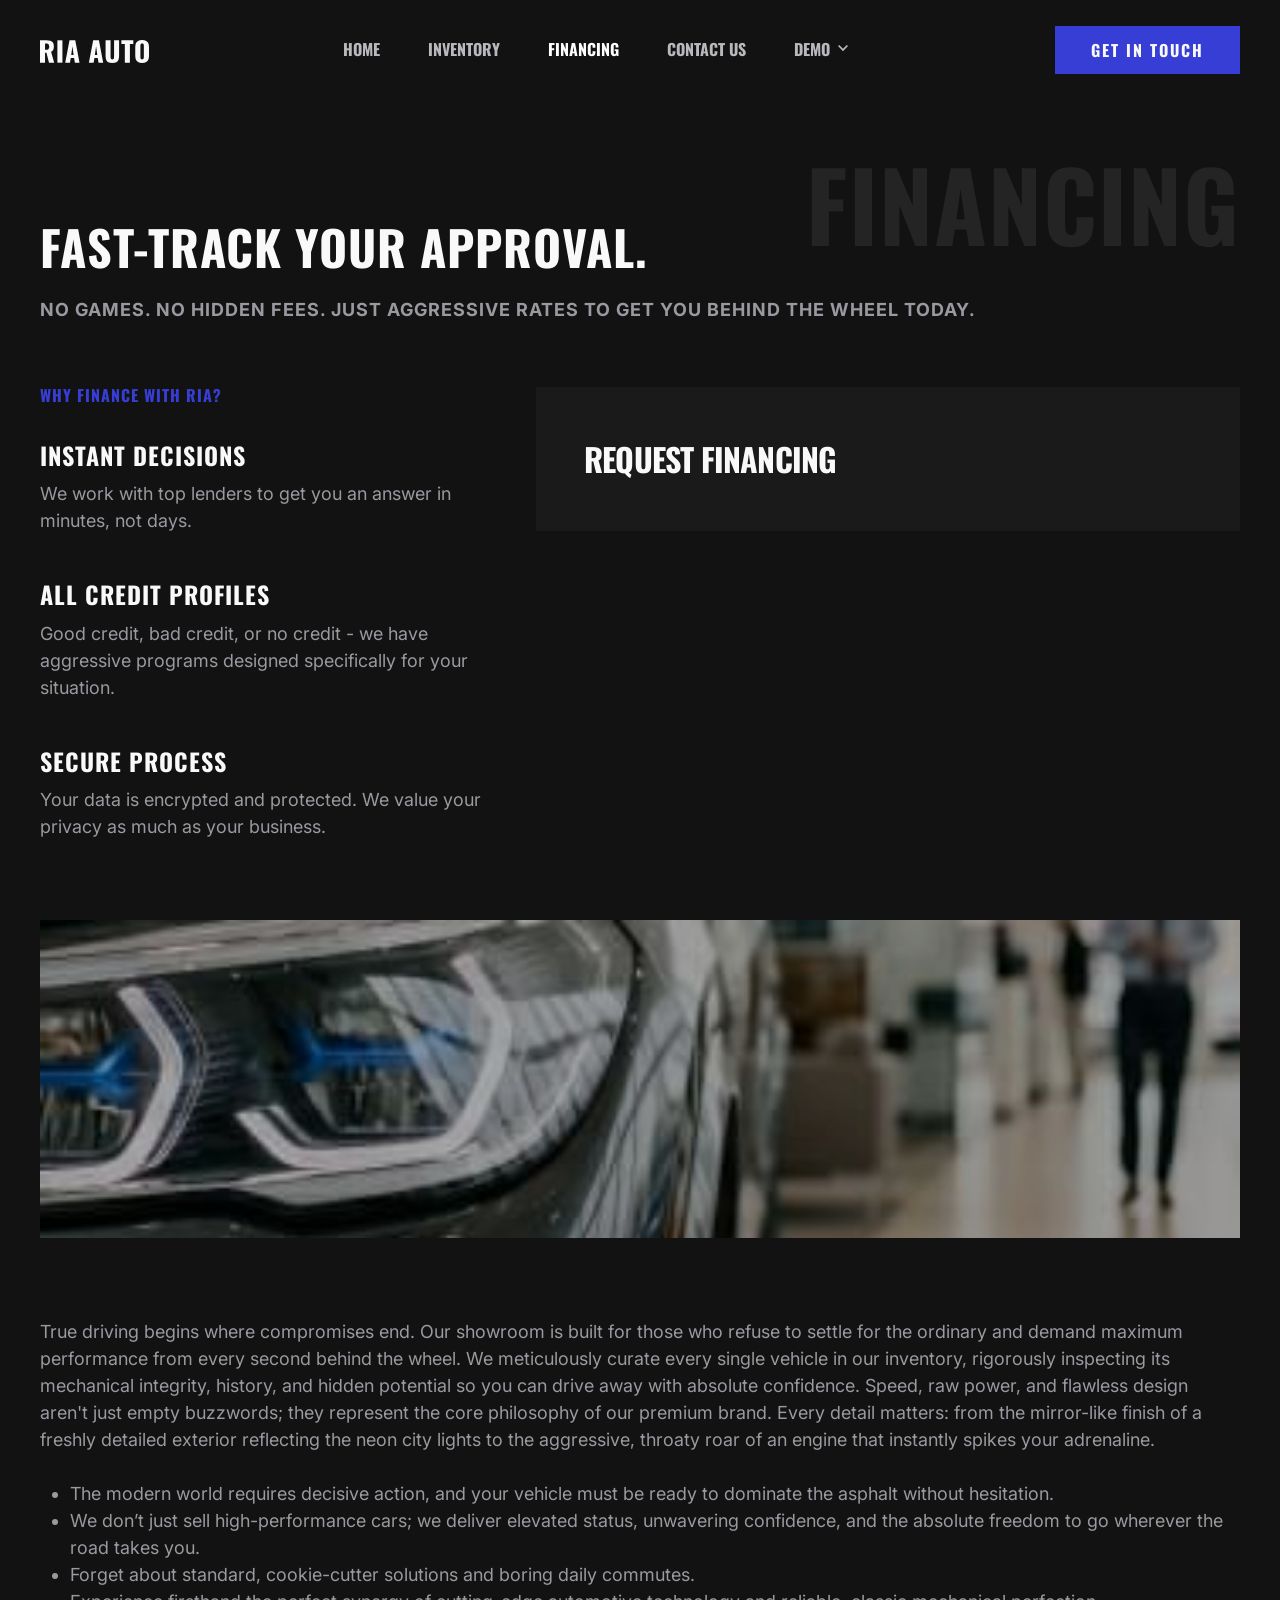
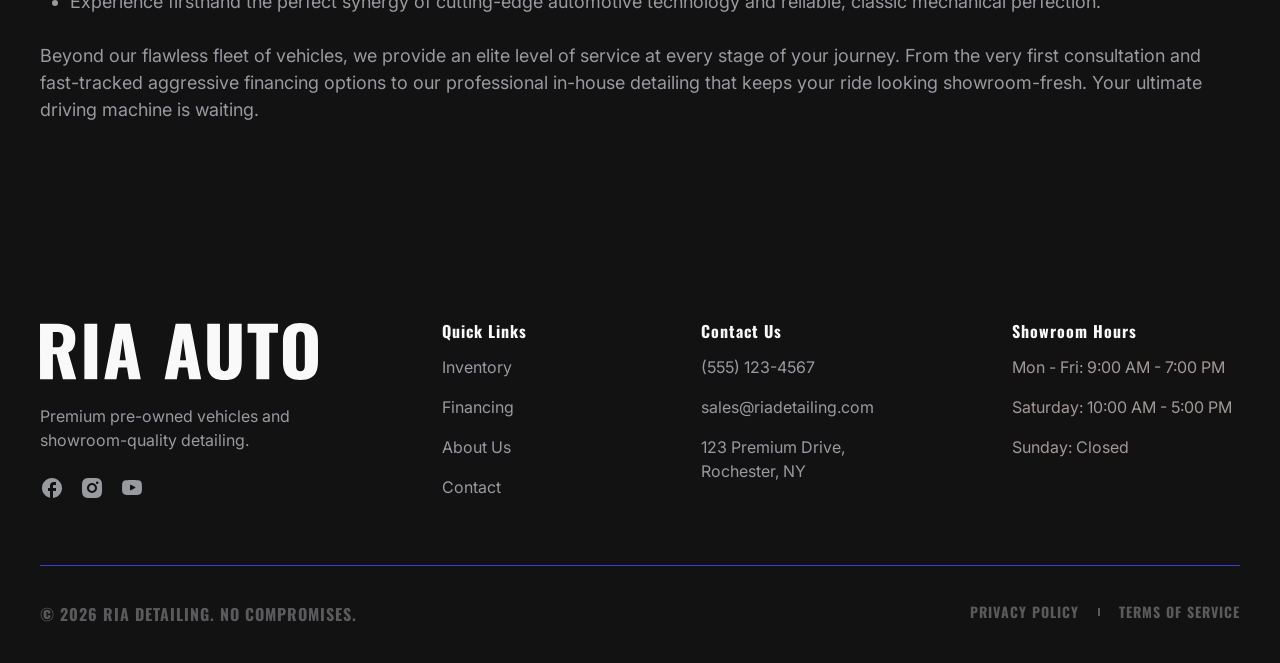
<file: page-financing.html>
<!DOCTYPE html>
<html lang="en">
<head>
   <meta charset="UTF-8">
   <meta http-equiv="X-UA-Compatible" content="IE=edge">
   <meta name="viewport" content="width=device-width, initial-scale=1.0">
   <link rel="stylesheet" href="css/style.min.css?_v=20260605131323">
   <!--<link rel="icon" type="image/svg+xml" href="favicon.svg">-->
   <link rel="stylesheet" href="files/fancybox/fancybox.css?_v=20260605131323">
   <link rel="stylesheet" href="files/swiper/css/swiper-bundle.min.css?_v=20260605131323">
   <title>Financing - Ria Auto</title>
</head>

<body>
	<div class="wrapper">
		<header class="header">
	<div class="header__wrapper lock-padding">
		<div id="header-container" class="n_container header-container">
			<div class="header__blockLogo">
				<a href="/">
					<img src="images/svg/logo.svg" alt="First National Van Lines">
				</a>
			</div>
			<div class="header__menu menu">
				<div class="menu__body">
					<nav class="menu-topmenu-container">
						<ul class="menu__list">
							<li class="menu-item">
								<a href="#">Home</a>
							</li>
							<li class="menu-item">
								<a href="#">Inventory</a>
							</li>
							<li class="menu-item current-menu-item current_page_item">
								<a href="#">Financing</a>
							</li>
							<li class="menu-item">
								<a href="#">Contact Us</a>
							</li>
							
							<li class="menu-item menu-item-has-children">
								<a href="#">Demo</a>
								<span class="menu__arrow">
									<svg width="10" height="10" viewBox="0 0 24 24">
										<path d="M0 7.33l2.829-2.83 9.175 9.339 9.167-9.339 2.829 2.83-11.996 12.17z" fill="currentColor" />
									</svg>
								</span>
								<ul class="menu__sub-list">
									<li class="menu-item">
										<a href="#">Sub menu item 1</a>
									</li>
									<li class="menu-item current-menu-item current_page_item">
										<a href="#">Sub menu item 2</a>
									</li>
									<li class="menu-item">
										<a href="#">Sub menu item 3</a>
									</li>
									<li class="menu-item">
										<a href="#">Sub menu item 4</a>
									</li>
									<li class="menu-item">
										<a href="#">Sub menu item 5</a>
									</li>
									<li class="menu-item">
										<a href="#">Premium pre-owned vehicles</a>
									</li>
								</ul>
							</li>
						
						</ul>
						<div class="menu__body-bottom">
							<p class="menu__body-bottom-text">Premium pre-owned vehicles and showroom-quality detailing.</p>
							<div class="header__social">
								<a href="https://facebook.com/" rel="noopener noreferrer" target="_blank">
									<img src="images/svg/header-facebook-icon.svg" alt="">
								</a>
								<a href="https://instagram.com/" rel="noopener noreferrer" target="_blank">
									<img src="images/svg/header-instagram-icon.svg" alt="">
								</a>
								<a href="https://youtube.com/" rel="noopener noreferrer" target="_blank">
									<img src="images/svg/header-youtube-icon.svg" alt="">
								</a>
							</div>
							<a href="#" class="header__btn n_btn">Get in touch</a>
						</div>
					</nav>
				</div>
			</div>
			<div class="header__right">
				<a href="#" class="header__btn n_btn desktop">Get in touch</a>
				<button type="button" class="menu__icon">
					<span></span>
				</button>
			</div>
		</div>
	</div>
</header>
		<main class="main page-contact">
         <div class="n_container">
				<h1 class="page-contact__title">Financing</h1>
				<h2 class="page-contact__subtitle">FAST-TRACK YOUR APPROVAL.</h2>
				<p class="page-contact__desc">NO GAMES. NO HIDDEN FEES. JUST AGGRESSIVE RATES TO GET YOU BEHIND THE WHEEL TODAY.</p>
				
				<div class="page-contact__items">
					<div class="page-contact__block-info">
						<h3 class="page-contact__title-above-blocks">WHY FINANCE WITH RIA?</h3>
						<div class="page-contact__blocks">
							<div class="page-contact__block">
								<h3 class="page-contact__block-title">INSTANT DECISIONS</h3>
								<p class="page-contact__block-text">We work with top lenders to get you an answer in minutes, not days.</p>
							</div>
							<div class="page-contact__block">
								<h3 class="page-contact__block-title">ALL CREDIT PROFILES</h3>
								<p class="page-contact__block-text">Good credit, bad credit, or no credit - we have aggressive programs designed specifically for your situation.</p>
							</div>
							<div class="page-contact__block">
								<h3 class="page-contact__block-title">SECURE PROCESS</h3>
								<p class="page-contact__block-text">Your data is encrypted and protected. We value your privacy as much as your business.</p>
							</div>
						</div>
					</div>
					<div class="page-contact__block-form">
						<h3 class="page-contact__title-above-form">REQUEST FINANCING</h3>
					</div>
				</div>

				<div class="page-contact__block-image wrap-lazy-load-image">
					<picture>
						<source media="(min-width:769px)" srcset="images/financing-image.jpg">
						<source media="(max-width:768px)" srcset="images/financing-image-mobile.jpg">
						<img src="images/financing-image.jpg" loading="lazy" alt="">
					</picture>
    				<span class="sk-spinner-pulse"></span>
				</div>

				<div class="page-contact__text">
					<p>True driving begins where compromises end. Our showroom is built for those who refuse to settle for the ordinary and demand maximum performance from every second behind the wheel. We meticulously curate every single vehicle in our inventory, rigorously inspecting its mechanical integrity, history, and hidden potential so you can drive away with absolute confidence. Speed, raw power, and flawless design aren't just empty buzzwords; they represent the core philosophy of our premium brand. Every detail matters: from the mirror-like finish of a freshly detailed exterior reflecting the neon city lights to the aggressive, throaty roar of an engine that instantly spikes your adrenaline.</p>
					<ul>
						<li>The modern world requires decisive action, and your vehicle must be ready to dominate the asphalt without hesitation.</li>
						<li>We don’t just sell high-performance cars; we deliver elevated status, unwavering confidence, and the absolute freedom to go wherever the road takes you.</li>
						<li>Forget about standard, cookie-cutter solutions and boring daily commutes.</li>
						<li>Experience firsthand the perfect synergy of cutting-edge automotive technology and reliable, classic mechanical perfection.</li>
					</ul>
					<p>Beyond our flawless fleet of vehicles, we provide an elite level of service at every stage of your journey. From the very first consultation and fast-tracked aggressive financing options to our professional in-house detailing that keeps your ride looking showroom-fresh. Your ultimate driving machine is waiting.</p>
				</div>
			</div>
      </main>
		<footer class="footer">
    <div class="n_container">
        <div class="footer__columns">
            <div class="footer__column">
                <div class="footer__blockLogo">
                    <img src="images/svg/footer-logo.svg" alt="">
                </div>
                <p class="footer__text">Premium pre-owned vehicles and showroom-quality detailing.</p>
                <div class="footer__social">
                    <a href="https://facebook.com/" rel="noopener noreferrer" target="_blank">
                        <img src="images/svg/footer-facebook-icon.svg" alt="">
                    </a>
                    <a href="https://instagram.com/" rel="noopener noreferrer" target="_blank">
                        <img src="images/svg/footer-instagram-icon.svg" alt="">
                    </a>
                    <a href="https://youtube.com/" rel="noopener noreferrer" target="_blank">
                        <img src="images/svg/footer-youtube-icon.svg" alt="">
                    </a>
                </div>
            </div>
            <div class="footer__column">
                <div class="footer__columnBlock">
                    <h2 class="footer__title">Quick Links</h2>
                    <nav class="footer__nav">
						<ul>
							<li class="menu-item">
								<a href="#">Inventory</a>
							</li>
							<li class="menu-item">
								<a href="#">Financing</a>
							</li>
							<li class="menu-item">
								<a href="#">About Us</a>
							</li>
							<li class="menu-item">
								<a href="#">Contact</a>
							</li>
						</ul>
					</nav>
                </div>
            </div>
            <div class="footer__column">
                <div class="footer__columnBlock">
                    <h2 class="footer__title">Contact Us</h2>
                    <ul class="footer__contact-list">
                        <li>
                            <a href="tel:5551234567">(555) 123-4567</a>
                        </li>
                        <li>
                            <a href="mailto:sales@riadetailing.com">sales@riadetailing.com</a>
                        </li>
                        <li>
                            <address>123 Premium Drive,<br> Rochester, NY</address>
                        </li>
                    </ul>
                </div>
            </div>
            <div class="footer__column">
                <div class="footer__columnBlock">
                    <h2 class="footer__title">Showroom Hours</h2>
                    <ul class="footer__work-schedule-list">
                        <li>Mon - Fri: 9:00 AM - 7:00 PM</li>
                        <li>Saturday: 10:00 AM - 5:00 PM</li>
                        <li>Sunday: Closed</li>
                    </ul>
                </div>
            </div>
        </div>
        <div class="footer__bottom">
            <p class="footer__copyright">&copy; 2026 RIA DETAILING. NO COMPROMISES.</p>
            <nav class="footer__nav">
                <ul>
                    <li class="menu-item">
                        <a href="#">Privacy Policy</a>
                    </li>
                    <li class="menu-item">
                        <a href="#">Terms of Service</a>
                    </li>
                </ul>
            </nav>
        </div>
    </div>
</footer>
	</div>
	
   <script src="js/script.min.js?_v=20260605131323"></script>

</body>
</html>
</file>
<file: css/style.min.css>
@charset "UTF-8";@font-face{font-family:Inter;font-style:normal;font-weight:400;font-display:swap;src:url(../files/fonts/Inter/400/cyrillic-ext.woff2) format("woff2");unicode-range:U+0460-052F,U+1C80-1C8A,U+20B4,U+2DE0-2DFF,U+A640-A69F,U+FE2E-FE2F}@font-face{font-family:Inter;font-style:normal;font-weight:400;font-display:swap;src:url(../files/fonts/Inter/400/cyrillic.woff2) format("woff2");unicode-range:U+0301,U+0400-045F,U+0490-0491,U+04B0-04B1,U+2116}@font-face{font-family:Inter;font-style:normal;font-weight:400;font-display:swap;src:url(../files/fonts/Inter/400/greek-ext.woff2) format("woff2");unicode-range:U+1F00-1FFF}@font-face{font-family:Inter;font-style:normal;font-weight:400;font-display:swap;src:url(../files/fonts/Inter/400/greek.woff2) format("woff2");unicode-range:U+0370-0377,U+037A-037F,U+0384-038A,U+038C,U+038E-03A1,U+03A3-03FF}@font-face{font-family:Inter;font-style:normal;font-weight:400;font-display:swap;src:url(../files/fonts/Inter/400/vietnamese.woff2) format("woff2");unicode-range:U+0102-0103,U+0110-0111,U+0128-0129,U+0168-0169,U+01A0-01A1,U+01AF-01B0,U+0300-0301,U+0303-0304,U+0308-0309,U+0323,U+0329,U+1EA0-1EF9,U+20AB}@font-face{font-family:Inter;font-style:normal;font-weight:400;font-display:swap;src:url(../files/fonts/Inter/400/latin-ext.woff2) format("woff2");unicode-range:U+0100-02BA,U+02BD-02C5,U+02C7-02CC,U+02CE-02D7,U+02DD-02FF,U+0304,U+0308,U+0329,U+1D00-1DBF,U+1E00-1E9F,U+1EF2-1EFF,U+2020,U+20A0-20AB,U+20AD-20C0,U+2113,U+2C60-2C7F,U+A720-A7FF}@font-face{font-family:Inter;font-style:normal;font-weight:400;font-display:swap;src:url(../files/fonts/Inter/400/latin.woff2) format("woff2");unicode-range:U+0000-00FF,U+0131,U+0152-0153,U+02BB-02BC,U+02C6,U+02DA,U+02DC,U+0304,U+0308,U+0329,U+2000-206F,U+20AC,U+2122,U+2191,U+2193,U+2212,U+2215,U+FEFF,U+FFFD}@font-face{font-family:Inter;font-style:normal;font-weight:600;font-display:swap;src:url(../files/fonts/Inter/600/cyrillic-ext.woff2) format("woff2");unicode-range:U+0460-052F,U+1C80-1C8A,U+20B4,U+2DE0-2DFF,U+A640-A69F,U+FE2E-FE2F}@font-face{font-family:Inter;font-style:normal;font-weight:600;font-display:swap;src:url(../files/fonts/Inter/600/cyrillic.woff2) format("woff2");unicode-range:U+0301,U+0400-045F,U+0490-0491,U+04B0-04B1,U+2116}@font-face{font-family:Inter;font-style:normal;font-weight:600;font-display:swap;src:url(../files/fonts/Inter/600/greek-ext.woff2) format("woff2");unicode-range:U+1F00-1FFF}@font-face{font-family:Inter;font-style:normal;font-weight:600;font-display:swap;src:url(../files/fonts/Inter/600/greek.woff2) format("woff2");unicode-range:U+0370-0377,U+037A-037F,U+0384-038A,U+038C,U+038E-03A1,U+03A3-03FF}@font-face{font-family:Inter;font-style:normal;font-weight:600;font-display:swap;src:url(../files/fonts/Inter/600/vietnamese.woff2) format("woff2");unicode-range:U+0102-0103,U+0110-0111,U+0128-0129,U+0168-0169,U+01A0-01A1,U+01AF-01B0,U+0300-0301,U+0303-0304,U+0308-0309,U+0323,U+0329,U+1EA0-1EF9,U+20AB}@font-face{font-family:Inter;font-style:normal;font-weight:600;font-display:swap;src:url(../files/fonts/Inter/600/latin-ext.woff2) format("woff2");unicode-range:U+0100-02BA,U+02BD-02C5,U+02C7-02CC,U+02CE-02D7,U+02DD-02FF,U+0304,U+0308,U+0329,U+1D00-1DBF,U+1E00-1E9F,U+1EF2-1EFF,U+2020,U+20A0-20AB,U+20AD-20C0,U+2113,U+2C60-2C7F,U+A720-A7FF}@font-face{font-family:Inter;font-style:normal;font-weight:600;font-display:swap;src:url(../files/fonts/Inter/600/latin.woff2) format("woff2");unicode-range:U+0000-00FF,U+0131,U+0152-0153,U+02BB-02BC,U+02C6,U+02DA,U+02DC,U+0304,U+0308,U+0329,U+2000-206F,U+20AC,U+2122,U+2191,U+2193,U+2212,U+2215,U+FEFF,U+FFFD}@font-face{font-family:Inter;font-style:normal;font-weight:700;font-display:swap;src:url(../files/fonts/Inter/700/cyrillic-ext.woff2) format("woff2");unicode-range:U+0460-052F,U+1C80-1C8A,U+20B4,U+2DE0-2DFF,U+A640-A69F,U+FE2E-FE2F}@font-face{font-family:Inter;font-style:normal;font-weight:700;font-display:swap;src:url(../files/fonts/Inter/700/cyrillic.woff2) format("woff2");unicode-range:U+0301,U+0400-045F,U+0490-0491,U+04B0-04B1,U+2116}@font-face{font-family:Inter;font-style:normal;font-weight:700;font-display:swap;src:url(../files/fonts/Inter/700/greek-ext.woff2) format("woff2");unicode-range:U+1F00-1FFF}@font-face{font-family:Inter;font-style:normal;font-weight:700;font-display:swap;src:url(../files/fonts/Inter/700/greek.woff2) format("woff2");unicode-range:U+0370-0377,U+037A-037F,U+0384-038A,U+038C,U+038E-03A1,U+03A3-03FF}@font-face{font-family:Inter;font-style:normal;font-weight:700;font-display:swap;src:url(../files/fonts/Inter/700/vietnamese.woff2) format("woff2");unicode-range:U+0102-0103,U+0110-0111,U+0128-0129,U+0168-0169,U+01A0-01A1,U+01AF-01B0,U+0300-0301,U+0303-0304,U+0308-0309,U+0323,U+0329,U+1EA0-1EF9,U+20AB}@font-face{font-family:Inter;font-style:normal;font-weight:700;font-display:swap;src:url(../files/fonts/Inter/700/latin-ext.woff2) format("woff2");unicode-range:U+0100-02BA,U+02BD-02C5,U+02C7-02CC,U+02CE-02D7,U+02DD-02FF,U+0304,U+0308,U+0329,U+1D00-1DBF,U+1E00-1E9F,U+1EF2-1EFF,U+2020,U+20A0-20AB,U+20AD-20C0,U+2113,U+2C60-2C7F,U+A720-A7FF}@font-face{font-family:Inter;font-style:normal;font-weight:700;font-display:swap;src:url(../files/fonts/Inter/700/latin.woff2) format("woff2");unicode-range:U+0000-00FF,U+0131,U+0152-0153,U+02BB-02BC,U+02C6,U+02DA,U+02DC,U+0304,U+0308,U+0329,U+2000-206F,U+20AC,U+2122,U+2191,U+2193,U+2212,U+2215,U+FEFF,U+FFFD}@font-face{font-family:Oswald;font-style:normal;font-weight:700;font-display:swap;src:url(../files/fonts/Oswald/700/cyrillic-ext.woff2) format("woff2");unicode-range:U+0460-052F,U+1C80-1C8A,U+20B4,U+2DE0-2DFF,U+A640-A69F,U+FE2E-FE2F}@font-face{font-family:Oswald;font-style:normal;font-weight:700;font-display:swap;src:url(../files/fonts/Oswald/700/cyrillic.woff2) format("woff2");unicode-range:U+0301,U+0400-045F,U+0490-0491,U+04B0-04B1,U+2116}@font-face{font-family:Oswald;font-style:normal;font-weight:700;font-display:swap;src:url(../files/fonts/Oswald/700/vietnamese.woff2) format("woff2");unicode-range:U+0102-0103,U+0110-0111,U+0128-0129,U+0168-0169,U+01A0-01A1,U+01AF-01B0,U+0300-0301,U+0303-0304,U+0308-0309,U+0323,U+0329,U+1EA0-1EF9,U+20AB}@font-face{font-family:Oswald;font-style:normal;font-weight:700;font-display:swap;src:url(../files/fonts/Oswald/700/latin-ext.woff2) format("woff2");unicode-range:U+0100-02BA,U+02BD-02C5,U+02C7-02CC,U+02CE-02D7,U+02DD-02FF,U+0304,U+0308,U+0329,U+1D00-1DBF,U+1E00-1E9F,U+1EF2-1EFF,U+2020,U+20A0-20AB,U+20AD-20C0,U+2113,U+2C60-2C7F,U+A720-A7FF}@font-face{font-family:Oswald;font-style:normal;font-weight:700;font-display:swap;src:url(../files/fonts/Oswald/700/latin.woff2) format("woff2");unicode-range:U+0000-00FF,U+0131,U+0152-0153,U+02BB-02BC,U+02C6,U+02DA,U+02DC,U+0304,U+0308,U+0329,U+2000-206F,U+20AC,U+2122,U+2191,U+2193,U+2212,U+2215,U+FEFF,U+FFFD}*,::after,::before{box-sizing:border-box;margin:0;padding:0}button{background:0 0;border:none;cursor:pointer}img,picture{height:auto;max-width:100%;vertical-align:top}/*! normalize.css v8.0.1 | MIT License | github.com/necolas/normalize.css */html{line-height:1.15;-webkit-text-size-adjust:100%}body{margin:0}main{display:block}h1{font-size:2em;margin:.67em 0}hr{box-sizing:content-box;height:0;overflow:visible}pre{font-family:monospace,monospace;font-size:1em}a{background-color:transparent}abbr[title]{border-bottom:none;text-decoration:underline;-webkit-text-decoration:underline dotted;text-decoration:underline dotted}b,strong{font-weight:700}code,kbd,samp{font-family:monospace,monospace;font-size:1em}small{font-size:80%}sub,sup{font-size:75%;line-height:0;position:relative;vertical-align:baseline}sub{bottom:-.25em}sup{top:-.5em}img{border-style:none}button,input,optgroup,select,textarea{font-family:inherit;font-size:100%;line-height:1.15;margin:0}button,input{overflow:visible}button,select{text-transform:none}[type=button],[type=reset],[type=submit],button{-webkit-appearance:button}[type=button]::-moz-focus-inner,[type=reset]::-moz-focus-inner,[type=submit]::-moz-focus-inner,button::-moz-focus-inner{border-style:none;padding:0}[type=button]:-moz-focusring,[type=reset]:-moz-focusring,[type=submit]:-moz-focusring,button:-moz-focusring{outline:1px dotted ButtonText}fieldset{padding:.35em .75em .625em}legend{box-sizing:border-box;color:inherit;display:table;max-width:100%;padding:0;white-space:normal}progress{vertical-align:baseline}textarea{overflow:auto}[type=checkbox],[type=radio]{box-sizing:border-box;padding:0}[type=number]::-webkit-inner-spin-button,[type=number]::-webkit-outer-spin-button{height:auto}[type=search]{-webkit-appearance:textfield;outline-offset:-2px}[type=search]::-webkit-search-decoration{-webkit-appearance:none}::-webkit-file-upload-button{-webkit-appearance:button;font:inherit}details{display:block}summary{display:list-item}template{display:none}[hidden]{display:none}body,html{height:100%}html{scroll-behavior:smooth}.wrapper{display:flex;flex-direction:column;min-height:100vh;overflow:hidden}main.main{flex:1}body{background-color:#121212;color:#9999a0;font-family:Inter,sans-serif;font-size:18px;font-weight:400;line-height:150%;margin:0}body._lock{overflow:hidden}body ol li,body ul li{font-size:inherit;line-height:inherit}body p:not(:last-child){margin-bottom:18px}body strong{font-weight:700}.breadcrumbs{display:flex;flex-wrap:wrap;margin-top:-4px;padding-bottom:31px;position:relative;top:1px;z-index:3}.breadcrumbs__item{font-size:14px;font-weight:400;line-height:150%;list-style:none;margin-bottom:3px;margin-top:3px;position:relative;text-align:left}.breadcrumbs__item:not(:last-child)::after{align-items:center;bottom:1px;color:#696969;font-weight:700;content:"/";height:6px;display:inline-flex;justify-content:center;margin:0 6px 0 2px;position:relative;width:4px}.breadcrumbs__link{color:#9999a0;position:relative;text-decoration:none}.n_container,.n_container-no-sidebar{margin-left:auto;margin-right:auto;max-width:1328px;padding-left:40px;padding-right:40px}.n_container .n_container-no-sidebar{padding-left:0;padding-right:0}.n_container-no-sidebar{max-width:849px}h1,h2,h3,h4,h5,h6{font-family:Oswald,sans-serif;font-weight:700}a{color:#2d37ab}.n_sec-title{color:#f9f9f9;font-size:42px;line-height:150%;text-transform:uppercase}.n_btn{align-items:center;background-color:#373ed6;color:#f9f9f9;font-family:Oswald,sans-serif;font-size:16px;font-weight:700;line-height:100%;letter-spacing:2px;height:64px;display:inline-flex;justify-content:center;padding:8px 15px;vertical-align:middle;text-transform:uppercase;text-decoration:none;transition:.3s ease 0s;text-align:center;width:98px}.n_btn:hover{background-color:#2129c1}.custom-checkbox{display:block;margin-bottom:1em;padding-left:35px;position:relative;-webkit-user-select:none;-moz-user-select:none;user-select:none}.custom-checkbox__input{height:1px;position:absolute;overflow:hidden;width:1px}.custom-checkbox__box{background-color:#fff;border:1px solid #ccc;border-radius:5px;height:18px;margin-left:-35px;margin-top:1px;position:absolute;top:-2px;width:18px}.custom-checkbox__input:checked+.custom-checkbox__box{background-color:#e8a961;border:1px solid #e8a961;background-image:url("data:image/svg+xml;charset=UTF-8,%3csvg version='1.0' xmlns='http://www.w3.org/2000/svg' viewBox='0 0 1280.000000 1253.000000' preserveAspectRatio='xMidYMid meet'%3e%3cg transform='translate(0.000000,1253.000000) scale(0.100000,-0.100000)' fill='%23fff' stroke='none'%3e%3cpath d='M12000 12520 c-192 -27 -395 -98 -655 -230 -446 -225 -961 -590 -1620 -1149 -926 -785 -2158 -2000 -3466 -3416 -661 -717 -1389 -1537 -1913 -2157 -87 -104 -159 -188 -160 -188 -1 0 -67 34 -146 76 -255 134 -875 442 -1078 536 -849 391 -1441 595 -1912 659 -134 18 -368 13 -479 -10 -224 -48 -405 -181 -495 -366 -52 -104 -69 -183 -70 -310 -1 -105 1 -113 32 -177 29 -59 55 -87 235 -254 438 -407 919 -904 1273 -1315 792 -921 1625 -2167 2579 -3858 168 -297 234 -355 405 -355 66 0 96 5 132 21 113 51 158 111 238 313 135 341 398 964 565 1335 1285 2866 2820 5295 4654 7365 520 587 971 1049 1821 1866 665 640 790 788 844 1005 81 328 -187 601 -604 614 -63 2 -144 0 -180 -5z'/%3e%3c/g%3e%3c/svg%3e");background-size:65%;background-repeat:no-repeat;background-position:3px 3px}.page__head{padding-top:153px}.page__head h1{font-family:Kharkiv,sans-serif;font-size:36px;font-weight:400;line-height:44px;margin:0}.page__head.there-is-a-button{align-items:center;display:flex;justify-content:space-between}.page__head-buttons{align-items:center;display:flex}.page__head-buttons a{align-items:center;color:#000;border:1px solid #000;border-radius:40px;display:flex;justify-content:center;font-family:Montserrat,sans-serif;font-size:16px;font-weight:700;line-height:24px;letter-spacing:.005em;height:60px;text-align:center;padding:8px 15px;transition:.3s ease 0s;text-decoration:none;width:230px}.page__head-buttons a:not(:first-child){margin-left:15px}.page__head-buttons a.active,.page__head-buttons a:hover{background-color:#000;border-color:#000;color:#fff}.wrap-lazy-load-image{position:relative}.wrap-lazy-load-image img,.wrap-lazy-load-image.img-loaded .sk-spinner-pulse{opacity:0}.wrap-lazy-load-image.img-loaded .sk-spinner-pulse{pointer-events:none}.wrap-lazy-load-image img{transition:.3s ease 0s}.wrap-lazy-load-image.img-loaded img{opacity:1}.sk-spinner-pulse{animation:sk-spinner-pulse 1s infinite ease-in-out;background-color:#7e7e7e;border-radius:100%;left:50%;height:50px;margin-left:-25px;margin-top:-25px;position:absolute;top:50%;width:50px}@keyframes sk-spinner-pulse{0%{transform:scale(0)}100%{opacity:0;transform:scale(1)}}body.lock{overflow:hidden}.popup{background:rgba(18,18,18,.4);height:100%;left:0;opacity:0;position:fixed;transition:all .6s ease 0s;top:0;overflow-y:auto;overflow-x:hidden;visibility:hidden;width:100%;z-index:201;backdrop-filter:blur(24px)}.popup.open{opacity:1;visibility:visible}.popup__body{align-items:center;display:flex;justify-content:center;min-height:100vh;padding:95px 40px}.popup__content{background-color:#1a1a1a;padding:48px;width:704px;max-width:100%}.popup__content-image{padding:0!important}.popup__content-image img{max-width:100%;vertical-align:top}.popup__close{align-items:center;background-color:rgba(55,62,214,.3);height:48px;display:flex;justify-content:center;position:absolute;right:100px;text-decoration:none;top:90px;width:48px}.popup-video .popup__content{height:392px;width:695px;position:relative}.popup-video .popup__content iframe{left:0;height:100%;-o-object-fit:cover;object-fit:cover;position:absolute;top:0;width:100%}.popup__title{color:#f9f9f9;font-size:32px;line-height:48px;letter-spacing:-.8px;margin:0;text-transform:uppercase}.header{left:0;position:absolute;right:0;top:0;width:100%;z-index:102}.header .n_container{display:flex;justify-content:space-between}.header__wrapper{left:0;position:absolute;top:0;width:100%;z-index:50}.header-container{align-items:center;display:flex;height:100px;position:relative}.header__blockLogo,.header__btn-menu{position:relative;z-index:6}.header__blockLogo{height:24px;min-width:109px;max-width:109px;z-index:11}.header__blockLogo img{bottom:-2px;max-height:100%;max-width:100%;position:relative}.header__right{align-items:center;display:flex}.header__social{align-items:center;display:flex;flex-wrap:wrap;justify-content:center;margin-top:4px}.header__social a{align-items:center;display:flex;justify-content:center;height:40px;margin:16px;width:40px}.header__btn{height:48px;margin-left:23px;text-align:center;width:185px}.header .menu{padding:0 15px 5px}.header .menu li{font-family:Oswald,sans-serif;font-weight:700}.header .menu__icon{display:none;font-size:0}.header .menu__list>li{position:relative}.header .menu-item{position:relative}.header .menu__link,.header .menu__sub-link{transition:all .3s ease 0s}.header .menu__sub-list li{list-style:none}.header .menu__arrow{bottom:0;display:block;height:10px;font-size:0;overflow:hidden;margin-left:8px;position:relative;transition:.3s ease 0s;width:10px}body._touch .header .menu__list>li._active .menu__sub-list{top:calc(100% - 0px)}body._pc .header .menu__list>li:hover .menu__sub-list{opacity:1;pointer-events:all;transform:translate(-50%,0);visibility:visible}body._touch .header .menu__list{flex:1 1 auto}body._touch .header .menu__list>li._active .menu__arrow{transform:scale(1,-1)}.fs{overflow:hidden;margin-left:auto;margin-right:auto;max-width:1920px;position:relative}.fs .n_container{display:flex;flex-direction:column;padding-bottom:111px}.fs__content{display:table;margin:auto auto 0;position:relative;z-index:1}.fs__title{color:#f9f9f9;font-size:96px;line-height:100%;letter-spacing:1px;margin:0;vertical-align:middle;text-align:center;text-transform:uppercase}.fs__desc{color:#d2d2d7;font-size:18px;font-weight:700;line-height:150%;letter-spacing:1px;margin:16px 0 0;text-align:center;vertical-align:middle}.fs__button{display:flex;margin:48px auto 0;padding-top:6px;width:257px;max-width:100%}.fs .fs__bg{left:0;height:100%;-o-object-fit:cover;object-fit:cover;position:absolute;pointer-events:none;top:0;width:100%;z-index:0}.fs::after{background-color:rgba(18,18,18,.4);bottom:0;content:"";left:0;height:100%;position:absolute;right:0;top:0;width:100%;z-index:0}.about-us{padding-bottom:206px;padding-top:160px}.about-us__block-image{background-blend-mode:color;background:rgba(0,0,0,.2);background:linear-gradient(120.61deg,rgba(18,18,18,.2) 0,rgba(18,18,18,0) 96.32%);padding-bottom:111%}.about-us__block-image img{left:0;height:100%;-o-object-fit:cover;object-fit:cover;position:absolute;pointer-events:none;top:0;width:100%;z-index:0}.about-us__block-info{background-color:#1a1a1a;border-left:6px solid #373ed6;box-shadow:0 24px 48px 0 rgba(0,0,0,.6);padding:61px 57px 64px;position:relative}.about-us__above-title{color:#373ed6;font-family:Oswald,sans-serif;font-size:16px;font-weight:700;line-height:150%;letter-spacing:1px;margin:0 0 21px!important;vertical-align:middle}.about-us .n_sec-title{line-height:110%}.about-us__desc{margin:23px 0 0!important;max-width:460px}.about-us__bg-text{bottom:68px;color:#f9f9f9;font-family:Oswald,sans-serif;font-size:130px;font-weight:700;line-height:110%;letter-spacing:1px;left:40px;position:absolute;pointer-events:none;vertical-align:middle;transform:rotate(-14deg);opacity:.04}.our-lineup{padding-bottom:119px;padding-top:106px}.our-lineup__head{align-items:center;display:flex;justify-content:space-between}.our-lineup__buttons{display:flex;flex-wrap:wrap;justify-content:flex-end}.our-lineup__buttons button{background:rgba(26,26,26,.93);color:#f9f9f9;font-family:Oswald,sans-serif;font-weight:700;font-size:16px;line-height:100%;letter-spacing:2px;height:48px;display:flex;margin:6.5px 0 6.5px 17px!important;vertical-align:middle;text-transform:uppercase;width:105px!important}.our-lineup__buttons button.active{background-color:#373ed6}.our-lineup__cards{margin-top:54px}.our-lineup__card{display:block;margin-bottom:40px;text-decoration:none;width:100%}.our-lineup__card:not(:hover)::after{opacity:0}.our-lineup__card::after{background-color:#373ed6;content:"";display:block;height:4px;margin-top:20px;transition:.4s ease 0s;width:100%}.our-lineup__card-block-img{margin-bottom:20px;padding-bottom:65%;position:relative}.our-lineup__card-block-img img{left:0;height:100%;-o-object-fit:cover;object-fit:cover;position:absolute;pointer-events:none;top:0;width:100%;z-index:0}.our-lineup__card-price{color:#373ed6;font-family:Oswald,sans-serif;font-size:32px;font-weight:700;line-height:140%;letter-spacing:1px;margin:0 0 0!important;vertical-align:middle}.our-lineup__card-name{color:#f9f9f9;font-size:24px;line-height:150%;letter-spacing:1px;margin:0;vertical-align:middle;text-transform:uppercase}.our-lineup__card-parameters{display:flex;flex-wrap:wrap;margin-top:8px}.our-lineup__card-parameters li{color:#9999a0;font-size:14px;font-weight:600;line-height:150%;list-style:none;position:relative;vertical-align:middle}.our-lineup__card-parameters li:not(:first-child){padding-left:9px}.our-lineup__card-parameters li:not(:last-child){padding-right:9px}.our-lineup__card-parameters li:not(:last-child)::after{background-color:#373ed6;content:"";display:block;height:12px;position:absolute;right:0;transform:translateY(-50%);top:50%;width:1px}.our-lineup .n_btn{display:flex;margin:16px auto 0;width:257px}.our-standards{padding-bottom:108px;padding-top:119px}.our-standards .n_sec-title,.our-standards-above-title{text-align:center}.our-standards__above-title{color:#373ed6;font-size:16px;line-height:150%;letter-spacing:1px;margin:0 0 3px;text-align:center;vertical-align:middle}.our-standards__blocks{margin-top:40px}.our-standards__block{background-color:#1a1a1a;margin-bottom:25px;padding:29px 33px 31px}.our-standards__block-wrap-icon{align-items:center;background-color:rgba(55,62,214,.1);display:flex;justify-content:center;height:64px;flex:0 0 64px;width:64px}.our-standards__block-wrap-icon img,.our-standards__block-wrap-icon svg{max-height:80%;max-width:80%;pointer-events:none}.our-standards__name{color:#f9f9f9;font-size:18px;line-height:150%;letter-spacing:1px;margin:0;vertical-align:middle;text-transform:uppercase}.our-standards__desc{font-size:16px;line-height:150%;margin:4px 0 0}.ria-advantage{padding-bottom:200px;padding-top:106px}.ria-advantage__block-image{background-color:#121212;padding-bottom:118%}.ria-advantage__block-image img{left:0;height:100%;-o-object-fit:cover;object-fit:cover;position:absolute;pointer-events:none;top:0;width:100%;z-index:0}.ria-advantage__block-info{background-color:#373ed6;border-right:6px solid #9999a0;box-shadow:0 24px 48px 0 rgba(0,0,0,.6);padding:50px 64px 64px}.ria-advantage__above-title{font-size:16px;line-height:150%;letter-spacing:1px;margin:0 0 21px!important;vertical-align:middle}.ria-advantage .n_sec-title{line-height:110%}.ria-advantage__desc{color:#f9f9f9;margin:23px 0 0!important;max-width:476px}.ria-advantage__button{background-color:rgba(255,255,255,.93);color:#373ed6;letter-spacing:2px;margin-top:52px;width:277px;max-width:100%}.ria-advantage__button:hover{background-color:rgba(255,255,255,.83)}.page-our-lineup{padding-bottom:120px;padding-top:161px}.page-our-lineup__desc{padding-bottom:60px;padding-top:60px}.navigation{display:flex;justify-content:center;margin-bottom:-4px;margin-top:-8px;width:100%}.navigation .screen-reader-text{display:none}.navigation .nav-links{align-items:center;display:flex;flex-wrap:wrap}.navigation .page-numbers:not(.dots,.prev,.next){align-items:center;color:#373ed6;display:flex;justify-content:center;height:37px;margin-left:3px;margin-right:3px;text-decoration:none;transition:background-color .3s ease 0s;width:37px}.navigation .page-numbers:not(.dots,.prev,.next).current{background-color:rgba(55,62,214,.3);color:#fff;pointer-events:none;-webkit-user-select:none;-moz-user-select:none;user-select:none}.navigation .page-numbers{color:#373ed6;font-size:18px;font-weight:700;line-height:150%;margin-bottom:8px;margin-top:8px}.navigation .page-numbers.dots{bottom:2px;font-size:21px;margin-left:4px;margin-right:7px;pointer-events:none;position:relative;-webkit-user-select:none;-moz-user-select:none;user-select:none}.navigation .page-numbers.next img,.navigation .page-numbers.next svg,.navigation .page-numbers.prev img,.navigation .page-numbers.prev svg{transition:opacity .3s ease 0s}.navigation .page-numbers.next svg path,.navigation .page-numbers.prev svg path{transition:.3s ease 0s}.navigation .page-numbers.prev{margin-right:20px}.navigation .page-numbers.prev img,.navigation .page-numbers.prev svg{transform:scale(-1,1)}.navigation .page-numbers.next{margin-left:20px}.page-our-lineup-single{padding-bottom:150px;padding-top:200px}.page-our-lineup-single__aside{width:100%}.page-our-lineup-single__title{color:#f9f9f9;font-size:48px;line-height:110%;letter-spacing:1px;margin:0;text-transform:uppercase}.page-our-lineup-single__parameters{display:flex;flex-wrap:wrap;margin-top:25px}.page-our-lineup-single__parameters-wrap-icon{align-items:center;display:flex;justify-content:center;height:20px;flex:0 0 20px;margin-right:8px;width:20px}.page-our-lineup-single__parameters-wrap-icon img,.page-our-lineup-single__parameters-wrap-icon svg{max-height:100%;max-width:100%}.page-our-lineup-single__parameters span{color:#f9f9f9;font-size:14px;line-height:150%}.page-our-lineup-single__parameters li{align-items:center;display:flex;list-style:none;margin:7px 32px 6px 0}.page-our-lineup-single__wrap-sliders{margin-bottom:16px;margin-top:26px}.page-our-lineup-single__big-slider,.page-our-lineup-single__middle-slider{position:relative;overflow:hidden}.page-our-lineup-single__big-slider .swiper-slide img,.page-our-lineup-single__middle-slider .swiper-slide img{left:0;height:100%;-o-object-fit:cover;object-fit:cover;position:absolute;pointer-events:none;top:0;width:100%}.page-our-lineup-single__big-slider .swiper-slide{padding-bottom:calc(60% + 4px)}.page-our-lineup-single__middle-slider{margin-top:16px}.page-our-lineup-single__middle-slider .swiper-slide{cursor:pointer;padding-bottom:calc(14% + 4px)}.page-our-lineup-single__middle-slider .swiper-slide:not(.swiper-slide-thumb-active) img{opacity:.5}.page-our-lineup-single__block{padding-top:16px}.page-our-lineup-single__block-title{color:#f9f9f9;font-size:32px;line-height:48px;letter-spacing:-.8px;margin:0 0 24px;text-transform:uppercase}.page-our-lineup-single__desc{margin:-10px 0 15px}.page-our-lineup-single__aside{background-color:#1a1a1a;border-top:4px solid #373ed6;box-shadow:0 20px 60px 0 rgba(0,0,0,.5);padding:32px 32px 20px}.page-our-lineup-single__aside-head{border-bottom:1px solid rgba(153,153,160,.3);margin-bottom:15px;padding-bottom:24px}.page-our-lineup-single__aside-title-above-form{color:#f9f9f9;font-size:24px;line-height:110%;letter-spacing:1px;margin:0;text-transform:uppercase}.page-our-lineup-single__aside-footer{border-top:1px solid rgba(153,153,160,.3);margin-top:20px;padding-top:24px}.page-our-lineup-single__aside-footer iframe{border:none;height:180px;filter:grayscale(100%);width:100%}.page-our-lineup-single__aside-contact-info{margin:-2px 0 0;padding:0}.page-our-lineup-single__aside-contact-info li{align-items:center;color:#f9f9f9;display:flex;list-style:none;font-size:14px;line-height:150%;margin:12px 0}.page-our-lineup-single__aside-contact-info li .wrap-icon{align-items:center;bottom:1px;display:flex;justify-content:center;height:20px;flex:0 0 20px;margin-right:12px;position:relative;width:20px}.page-our-lineup-single__aside-contact-info li .wrap-icon img,.page-our-lineup-single__aside-contact-info li .wrap-icon svg{max-height:100%;max-width:100%}.page-our-lineup-single__aside-contact-info li a,.page-our-lineup-single__aside-contact-info li address{color:inherit}.page-our-lineup-single__aside-contact-info li address{font-style:normal}.page-our-lineup-single__aside-contact-info li a{text-decoration:none}.page-our-lineup-single__price{color:#373ed6;font-family:Oswald,sans-serif;font-size:64px;font-weight:700;line-height:64px;letter-spacing:-1.6px;margin:0 0 24px!important;text-transform:uppercase}.page-our-lineup-single__btn-apply,.page-our-lineup-single__btn-trade{line-height:140%;width:100%}.page-our-lineup-single__btn-trade{background:0 0;border:1px solid #9999a0;margin-top:24px}.page-our-lineup-single__btn-trade:hover{border-color:#2129c1}.specifications__block{background-color:#1a1a1a;margin-bottom:12px;padding:24px}.specifications__block-text{font-size:14px;line-height:150%;margin:0 0 7px!important}.specifications__block-sbutitle{color:#f9f9f9;font-family:Inter,sans-serif;font-size:18px;font-weight:400;line-height:150%;letter-spacing:1px;margin:0;text-transform:uppercase}.s-ria-advantage__block{background-color:#1a1a1a;margin-bottom:20px;padding:24px}.s-ria-advantage__block-subtitle{color:#f9f9f9;font-size:18px;line-height:110%;letter-spacing:1px;margin:0;text-transform:uppercase}.s-ria-advantage__block-text{font-size:14px;line-height:150%;margin:18px 0 0}.s-ria-advantage-wrap-icon{align-items:center;background-color:rgba(55,62,214,.1);display:flex;justify-content:center;height:48px;flex:0 0 48px;margin:0 0 21px;width:48px}.s-ria-advantage-wrap-icon img,.s-ria-advantage-wrap-icon svg{max-height:80%;max-width:80%;pointer-events:none}.custon-swiper-btn{background-color:rgba(255,255,255,.6);height:36px!important;width:36px!important}.custon-swiper-btn::after{display:none}.custon-swiper-btn.swiper-button-prev{left:0}.custon-swiper-btn.swiper-button-prev img,.custon-swiper-btn.swiper-button-prev svg{right:1px}.custon-swiper-btn.swiper-button-next{right:0}.custon-swiper-btn.swiper-button-next img,.custon-swiper-btn.swiper-button-next svg{left:2px}.custon-swiper-btn img,.custon-swiper-btn svg{height:12px!important;position:relative;width:8px!important}.page-contact{padding-bottom:173px;padding-top:155px}.page-contact__title{color:#242424;font-size:96px;line-height:100%;letter-spacing:1px;margin:0;text-align:right;text-transform:uppercase}.page-contact__subtitle{color:#f9f9f9;font-size:48px;line-height:110%;letter-spacing:1px;margin:-30px 0 0;position:relative;text-transform:uppercase}.page-contact__desc{font-size:18px;font-weight:700;line-height:150%;letter-spacing:1px;margin:22px 0 0}.page-contact__items{margin-top:64px}.page-contact__block-info{width:100%}.page-contact__block-form{background-color:#1a1a1a;padding:48px;width:100%}.page-contact__title-above-blocks{color:#373ed6;font-size:16px;line-height:100%;letter-spacing:1px;margin:0 0 39px}.page-contact__block:not(:first-child){margin-top:47px}.page-contact__block-title{color:#f9f9f9;font-size:24px;line-height:110%;letter-spacing:1px;margin:0;text-transform:uppercase}.page-contact__block-text{margin:12px 0 0!important}.page-contact__list-block:not(:first-child){margin-top:41px}.page-contact__list-block-title{color:#373ed6;font-size:16px;line-height:100%;letter-spacing:1px;margin:0;text-transform:uppercase}.page-contact__list-block-text{color:#f9f9f9;display:table;font-family:Oswald,sans-serif;font-size:24px;font-style:normal;font-weight:700;line-height:110%;letter-spacing:1px;margin:15px 0 0;text-decoration:none;text-transform:uppercase}.page-contact__sh{margin-top:41px}.page-contact__sh-title{color:#373ed6;font-size:16px;line-height:100%;letter-spacing:1px;margin:0 0 16px}.page-contact__sh-list{background-color:#1a1a1a;padding:24px}.page-contact__sh-list li{align-items:center;display:flex;justify-content:space-between;font-size:18px;font-weight:400;line-height:150%;list-style:none;margin:0;white-space:nowrap}.page-contact__sh-list li:not(:first-child){padding-top:13px}.page-contact__sh-list li:not(:last-child){border-bottom:2px solid #2a2a2a;padding-bottom:11px}.page-contact__sh-list li.sunday span{color:#373ed6}.page-contact__sh-list li span{color:#f9f9f9;padding-left:8px;text-align:right;white-space:wrap}.page-contact__title-above-form{color:#f9f9f9;font-size:32px;line-height:48px;letter-spacing:-.8px;margin:0;text-transform:uppercase}.page-contact__block-map iframe{border:none;height:330px;filter:grayscale(100%);width:100%}.page-contact__block-image{position:relative}.page-contact__block-image::before{background-color:rgba(0,0,0,.2);bottom:0;content:"";left:0;height:100%;position:absolute;right:0;top:0;width:100%;z-index:1}.page-contact__block-image img{left:0;height:100%;-o-object-fit:cover;object-fit:cover;position:absolute;pointer-events:none;top:0;width:100%}.page-contact__text{margin-top:80px}.page-contact__text ol,.page-contact__text p,.page-contact__text ul{margin-bottom:27px!important}.page-contact__text ol,.page-contact__text ul{padding:0 0 0 30px}.wrapper-not-found .footer{padding-top:80px}.main.page-not-found__content{display:flex}.main.page-not-found__content .n_container{margin-bottom:auto;margin-top:auto}.page-not-found{align-items:center;display:flex;justify-content:center;position:relative;z-index:2}.page-not-found__content{max-width:780px;padding-bottom:190px;padding-top:320px}.page-not-found__number{color:#f9f9f9;display:table;font-family:Oswald,sans-serif;font-size:320px;font-weight:700;line-height:100%;letter-spacing:1px;left:50%;opacity:.08;margin:0 auto;position:absolute;pointer-events:none;transform:translate(-50%,-50%);top:calc(50% + 12px);text-transform:uppercase;text-align:center;min-width:100%;z-index:1}.page-not-found__es{color:#373ed6;display:table;font-family:Oswald,sans-serif;font-size:16px;font-weight:700;line-height:100%;letter-spacing:1px;margin:0 auto 21px;text-align:center;width:auto}.page-not-found__title{color:#f9f9f9;font-size:96px;line-height:100%;letter-spacing:1px;margin:0;text-align:center}.page-not-found__text{letter-spacing:1px;margin:36px 0 0!important;text-align:center}.page-not-found__buttons{display:flex;justify-content:center;margin:40px auto 0}.page-not-found__buttons a{margin-left:12px;margin-right:12px}.page-not-found__buttons a.browse-inventory{width:240px}.page-not-found__buttons a.return-home{background:0 0;border:1px solid #9999a0;width:229px}.page-not-found__buttons a.return-home:hover{background-color:#2129c1;border-color:#2129c1}.page-not-found::before{background:radial-gradient(50% 50% at 50% 50%,rgba(18,18,18,.7) 0,#121212 100%);bottom:0;content:"";left:0;position:absolute;pointer-events:none;right:0;top:0;z-index:-1}.page-not-found__bg{left:0;height:100%;opacity:.6;-o-object-fit:cover;object-fit:cover;-o-object-position:center;object-position:center;position:absolute;pointer-events:none;top:0;width:100%;z-index:-2}.footer{padding-bottom:25px}.footer__column{width:100%}.footer__title{color:#f9f9f9;font-size:16px;line-height:100%;margin:0 0 14px;letter-spacing:1px}.footer__blockLogo{align-items:center;display:flex}.footer__blockLogo img{height:auto;width:280px;max-width:100%}.footer__text{font-size:16px;line-height:150%;margin:24px 0 0!important}.footer__social{align-items:center;display:flex;margin-top:24px}.footer__social a{align-items:center;display:flex;justify-content:center;position:relative;height:24px;width:24px}.footer__social a:not(:last-child){margin-right:16px}.footer__social a img,.footer__social a svg{left:50%;position:absolute;top:50%;transform:translate(-50%,-50%);z-index:0}.footer__nav ol,.footer__nav ul{list-style:none}.footer__nav li{margin:13px 0}.footer__nav a{color:#9999a0;font-size:16px;font-weight:400;line-height:150%;text-decoration:none}.footer__contact-list li{color:#9999a0;list-style:none;font-size:16px;font-weight:400;line-height:150%;margin:16px 0}.footer__contact-list li address{font-style:normal}.footer__contact-list li a{color:inherit;text-decoration:none}.footer__work-schedule-list{margin-top:16px}.footer__work-schedule-list li{color:#a29898;display:flex;justify-content:space-between;font-size:16px;font-weight:400;line-height:150%;list-style:none;width:100%}.footer__work-schedule-list li:not(:last-child){margin-bottom:16px}.footer__bottom{border-top:1px solid #373ed6;display:flex;margin-top:52px;padding-top:19px}.footer__bottom .footer__copyright,.footer__bottom .footer__nav{width:100%}.footer__bottom .footer__nav ol,.footer__bottom .footer__nav ul{display:flex;flex-wrap:wrap;justify-content:flex-end;max-width:100%;-moz-column-count:auto;column-count:auto;-moz-column-gap:normal;column-gap:normal}.footer__bottom .footer__nav li{text-transform:uppercase}.footer__bottom .footer__nav li:not(:first-child)::before{background-color:#5a5a5c;bottom:2px;content:"";display:inline-block;height:8px;margin:0 14px 0 19px;position:relative;width:2px}.footer__bottom .footer__nav a{color:#5a5a5c;font-family:Oswald,sans-serif;font-size:14px;font-weight:500;line-height:100%;letter-spacing:1px;text-align:right}.footer__copyright{color:#5a5a5c;font-family:Oswald,sans-serif;font-size:16px;font-weight:700;line-height:100%;letter-spacing:1px;margin:3px 0 -3px!important;text-transform:uppercase}@media screen and (min-width:461px){.our-lineup__cards{display:flex;flex-wrap:wrap;margin-left:-12px;margin-right:-12px}.our-lineup__card{margin:0 12px 44px;width:calc(50% - 24px)}.specifications__blocks{display:flex;flex-wrap:wrap;margin-left:-9px;margin-right:-9px}.specifications__block{margin:0 9px 16px;width:calc(50% - 18px)}}@media screen and (min-width:576px){.our-standards__blocks{display:flex;flex-wrap:wrap;margin:40px -17px 0}.our-standards__block{margin:0 17px 33px;width:calc(50% - 34px)}}@media screen and (min-width:721px){.about-us__blocks{position:relative}.about-us__block-image{padding-bottom:calc(57% + 2px);order:1;width:calc(77% - 2px)}.about-us__block-info{position:absolute;right:0;top:60px;width:calc(51% + 4px);z-index:1}.ria-advantage__blocks{position:relative}.ria-advantage__block-image{margin-left:auto;padding-bottom:calc(60% + 3px);order:1;width:calc(74% + 2px)}.ria-advantage__block-info{left:0;position:absolute;top:60px;width:calc(54% + 5px);z-index:1}.s-ria-advantage__blocks{display:flex;flex-wrap:wrap;margin-left:-10px;margin-right:-10px}.s-ria-advantage__block{margin:0 10px 30px;width:calc(33.3333% - 20px)}.custon-swiper-btn{display:none!important}}@media screen and (min-width:769px){.n_sec-title{font-size:48px}.our-lineup__card{margin-bottom:64px;width:calc(33.3333% - 24px)}.our-standards__blocks{margin:54px -12.5px 0}.our-standards__block{display:flex;margin:0 12.5px 25px;width:calc(50% - 25px)}.our-standards__block-info{padding-left:24px}.page-contact__block-image,.page-contact__block-map{margin-top:80px}.page-contact__block-image{padding-bottom:calc(26% + 6px)}.footer__columns{display:flex;flex-wrap:wrap;margin-left:-15px;margin-right:-15px}.footer__column{margin-left:15px;margin-right:15px;width:calc(50% - 30px)}.footer__bottom{align-items:center}.footer__bottom .footer__copyright,.footer__bottom .footer__nav{width:50%}}@media (min-width:769px){.our-lineup__cards.fp .our-lineup__card:nth-child(n+7){display:none}}@media screen and (min-width:861px){.footer__column{width:calc(25% - 30px)}.footer__column:nth-child(2) .footer__columnBlock{padding-left:34%}.footer__column:nth-child(4){display:table;margin-left:auto}}@media screen and (min-width:961px){.about-us__block-image{padding-bottom:52%;width:calc(66% - 4px)}.about-us__block-info{transform:translateY(-50%);top:50%;width:calc(47% + 4px)}.ria-advantage__block-image{padding-bottom:48%;width:calc(60% + 7px)}.ria-advantage__block-info{transform:translateY(-50%);top:50%;width:calc(50% + 5px)}}@media screen and (min-width:992px){.page-our-lineup-single__items{align-items:flex-start;display:flex;flex-wrap:wrap}.page-our-lineup-single__content{padding-right:37px;width:calc(100% - 384px)}.page-our-lineup-single__aside{width:384px}.s-ria-advantage__blocks{margin-left:0;margin-right:0}.s-ria-advantage__block{margin:0 0 30px;width:100%}.page-contact__items{align-items:flex-start;display:flex;flex-wrap:wrap}.page-contact__block-info{padding-right:40px;width:calc(100% - 550px)}.page-contact__block-form{width:550px}.page-contact__block-text,.page-contact__block-title{max-width:486px}}@media screen and (min-width:1025px){body::-webkit-scrollbar{width:8px}body::-webkit-scrollbar-track{background-color:#242325}body::-webkit-scrollbar-thumb{background-color:#1a1a1a}.popup::-webkit-scrollbar{width:8px}.popup::-webkit-scrollbar-track{background-color:#242325}.popup::-webkit-scrollbar-thumb{background-color:#1a1a1a}.fs .n_container{height:900px;max-height:100dvh}}@media (min-width:1100px){.header .menu__body-bottom,.header .menu__body-close-menu-btn{display:none}.header .menu{margin:0 0 -4px 10px}.header .menu__list{display:flex;flex-wrap:wrap;width:auto}.header .menu__list>li{position:relative}.header .menu__list li{color:#b8b8bd}.header .menu__list li.current-menu-item,.header .menu__list li.current_page_item,.header .menu__list li:hover{color:#fff}.header .menu__list li a{color:inherit!important;text-decoration:none;transition:.3s ease 0s}.header .menu__list>li{align-items:center;display:flex;font-size:16px;line-height:140%;margin-left:16px;margin-right:16px;text-transform:uppercase}.header .menu__list>li:first-child{margin-left:0}.header .menu__list>li:last-child{margin-right:0}.header .menu__list>li .menu__arrow{top:-2px}.header .menu__sub-list{left:50%;position:absolute;left:50%;top:100%;z-index:50;margin:0;padding:36px 20px 20px;min-width:170px;opacity:0;visibility:hidden;transition:.3s ease 0s;transform:translate(-50%,20px);box-shadow:0 20px 32px -8px rgba(17,16,19,.15),0 0 1px rgba(17,16,19,.05)}.header .menu__sub-list::before{background-color:#121212;box-shadow:0 4px 10px 0 rgba(0,0,0,.3);border-radius:inherit;content:"";bottom:0;content:"";left:0;height:calc(100% - 16px);position:absolute;pointer-events:none;right:0;top:16px;width:100%;z-index:0;-webkit-backdrop-filter:blur(24px);transform:translateZ(0);backface-visibility:hidden;will-change:opacity,backdrop-filter,transform}.header .menu__sub-list li:not(:last-child){margin-bottom:13px}.header .menu__sub-list li:hover a{color:#fff!important}.header .menu__sub-list li:hover.current-menu-item a,.header .menu__sub-list li:hover.current_page_item a{color:#fff!important}}@media (min-width:1100px) and (any-hover:hover){.header .menu__list li:hover{color:#fff}.header .menu__list li:hover a{color:inherit}.header .menu__list li:hover .menu__arrow{color:inherit;transform:scale(1,-1)}}@media screen and (min-width:1100px){body._touch .header .menu__list>li{align-items:center;display:flex}body._touch .header .menu__list>li._active .menu__sub-list{opacity:1;pointer-events:all;transform:translate(-50%,0);visibility:visible}}@media screen and (min-width:1201px){.s-ria-advantage__blocks{margin-left:-15px;margin-right:-15px}.s-ria-advantage__block{margin:0 15px 30px;width:calc(33.3333% - 30px)}.page-contact__block-info{width:calc(100% - 704px)}.page-contact__block-form{width:704px}.footer__column:nth-child(3){padding-left:calc(4% - 3px)}.footer__column:nth-child(4){padding-left:4%}}@media (min-width:1280px){.header .menu__list>li{margin-left:24px;margin-right:24px}}@media screen and (max-width:1366px){.page__head{padding-top:110px}}@media (max-width:1328px){.popup-video .popup__content{height:calc(180px + 212 * ((100vw - 320px)/ 1008))}.popup-video .popup__content{width:calc(335px + 360 * ((100vw - 320px)/ 1008))}}@media screen and (max-width:1099px){.header__blockLogo{height:36px;min-width:172px;max-width:172px}.header__btn.desktop{display:none}body._touch .header .menu__list>li._active .menu__sub-list{display:block}.footer__text{max-width:360px;padding-right:25px}}@media (max-width:1099.98px){.header .menu__icon{display:block;height:32px;margin-left:40px;position:relative;flex:0 0 38px;z-index:5}.header .menu__icon span,.header .menu__icon::after,.header .menu__icon::before{background-color:#fff;left:0;height:3px;position:absolute;transition:.2s;width:100%}.header .menu__icon::after,.header .menu__icon::before{content:""}.header .menu__icon::before{top:0}.header .menu__icon::after{bottom:0}.header .menu__icon span{font-size:0;transform:scale(1) translate(0,-50%);top:50%}.header .menu__icon._active{background:rgba(55,62,214,.3);height:48px;flex:0 0 48px}.header .menu__icon._active span,.header .menu__icon._active::after,.header .menu__icon._active::before{left:14px;width:50%}.header .menu__icon._active span{transform:scale(0) translate(0,-50%)}.header .menu__icon._active::before{transform:rotate(-45deg) translate(0,-70%);top:50%}.header .menu__icon._active::after{bottom:50%;transform:rotate(45deg) translate(0,70%)}.header .menu__body{left:auto;height:100vh;flex-wrap:nowrap;flex-direction:column;position:absolute;right:-100%;transition:.3s ease 0s;top:0;width:100%;z-index:5}.header .menu__body._active{right:0}.header .menu__body::before{background-color:#121212;backdrop-filter:blur(24px);bottom:0;content:"";left:0;height:100%;position:absolute;pointer-events:none;right:0;top:0;width:100%;z-index:-1;-webkit-backdrop-filter:blur(24px);transform:translateZ(0);backface-visibility:hidden;will-change:opacity,backdrop-filter,transform}.header .menu__body-bottom{margin-top:auto;padding-bottom:72px;padding-top:68px}.header .menu__body-bottom .header__btn{display:flex;height:64px;margin:22px auto 0;width:209px}.header .menu__body-bottom-text{font-size:16px;line-height:150%;max-width:280px;margin:0 auto 0;text-align:center;vertical-align:middle}.header .menu-topmenu-container{box-sizing:border-box;display:flex;flex-direction:column;height:calc(100dvh - 100px);margin-top:100px;padding:80px 20px 8px;overflow:auto}.header .menu__list{background-color:#1a1a1a;border-left:6px solid #373ed6;box-shadow:0 24px 48px 0 rgba(0,0,0,.6);padding:29px 22px 26px}.header .menu__list .menu-item a{position:relative}.header .menu__list>li{display:flex;flex-wrap:wrap}.header .menu__list>li:not(:last-child){margin-bottom:38px}.header .menu__list>li.current-menu-item,.header .menu__list>li.current_page_item{color:#fff}.header .menu__list>li._active .menu__arrow{top:12px}.header .menu__list>li a{color:inherit}.header .menu__list li{color:#b8b8bd;font-size:24px;line-height:140%;letter-spacing:1px;text-transform:uppercase;width:100%}.header .menu__list li a{text-decoration:none}.header .menu__sub-list{align-items:center;display:none;flex:1 1 100%;margin-top:35px;padding-left:30px;position:relative}.header .menu__sub-list li{font-size:21px}.header .menu__sub-list li.current-menu-item,.header .menu__sub-list li.current_page_item{color:#fff}.header .menu__sub-list li:not(:last-child){margin-bottom:20px}.header .menu__arrow{height:13px;margin-left:10px;top:6px;width:13px}.header .menu__arrow svg{height:13px;width:13px}}@media screen and (max-width:1024px){.page__head{padding-top:110px}.page__head h1{font-size:30px;line-height:44px}.page__head-buttons a{height:50px;font-weight:600;width:160px}.page__head-buttons a{height:42px;font-size:14px;line-height:21px;width:120px}.fs .n_container{padding-top:128px}.page-not-found__content{padding-bottom:140px;padding-top:253px}.page-not-found__number{top:calc(50% + 3px)}}@media screen and (max-width:991px){.popup__close{right:20px;top:20px}.about-us{padding-bottom:100px;padding-top:100px}.page-our-lineup-single__aside{margin-top:36px}.page-our-lineup-single__aside-footer iframe{height:360px}.page-our-lineup-single__wrap-btns{display:flex;flex-wrap:wrap;margin-left:-15px;margin-right:-15px}.page-our-lineup-single__wrap-btns a{margin:0 15px 0;width:calc(50% - 30px)}.page-contact__block-form{margin-top:73px}}@media screen and (max-width:960px){.about-us__block-image{margin-left:-40px}.about-us__block-info{padding:30px}.about-us__above-title{margin:0 0 20px!important}.about-us__desc{margin:25px 0 0!important}.ria-advantage__block-image{margin-right:-40px}.ria-advantage__block-info{padding:40px}.ria-advantage__above-title{margin:0 0 20px!important}.ria-advantage__desc{margin:24px 0 0!important}.ria-advantage__button{margin-top:45px}}@media screen and (max-width:860px){.fs .n_container{padding-bottom:40px}.fs__title{font-size:68px;margin-left:auto;margin-right:auto;max-width:580px}.fs__desc{margin:23px 0 0}.about-us__block-info{padding:21px 30px 24px 18px}.about-us__bg-text{bottom:73px;font-size:85px;left:0}.footer__column:nth-child(3),.footer__column:nth-child(4){padding-top:60px}}@media screen and (max-width:768.98px){.popup__content{padding:32px 28px}.popup__title{font-size:28px;text-align:center}.about-us{padding-bottom:56px;padding-top:60px}.our-lineup{padding-bottom:58px;padding-top:56px}.our-lineup__buttons button{margin:6.5px 0 6.5px 24px!important;width:96px!important}.our-lineup__cards{margin-top:57px}.our-lineup__card-block-img{padding-bottom:68%}.our-standards{padding-bottom:44px;padding-top:59px}.our-standards__above-title{margin:0 0 4px}.our-standards .n_sec-title{line-height:110%;max-width:500px;margin:12px auto 0}.our-standards__block{padding-top:32px}.our-standards__block-wrap-icon{margin:0 auto 21px}.our-standards__name{text-align:center}.our-standards__desc{text-align:center}.ria-advantage{padding-bottom:120px;padding-top:42px}.page-our-lineup{padding-bottom:60px;padding-top:124px}.page-our-lineup .our-lineup__cards{margin-top:34px}.page-our-lineup-single{padding-bottom:120px;padding-top:160px}.page-our-lineup-single__title{font-size:42px}.page-our-lineup-single__parameters{margin-top:26px}.page-our-lineup-single__wrap-sliders{margin-bottom:12px;margin-top:29px}.page-our-lineup-single__block{padding-top:21px}.page-our-lineup-single__block-title{font-size:28px;margin:0 0 23px}.page-our-lineup-single__desc{font-size:16px}.page-our-lineup-single__aside{padding:28px 28px 15px}.page-our-lineup-single__aside-head{padding-bottom:32px}.page-our-lineup-single__aside-title-above-form{text-align:center}.page-our-lineup-single__aside-contact-info{margin:-4px 0 0}.page-our-lineup-single__aside-contact-info li{justify-content:center;margin:13px 0;text-align:center}.specifications__block-text{margin:0 0 10px!important}.page-contact{padding-bottom:92px;padding-top:118px}.page-contact__title{font-size:60px;margin-right:-42px}.page-contact__subtitle{font-size:42px;margin:-18px 0 0}.page-contact__desc{margin:24px 0 0}.page-contact__items{margin-top:41px}.page-contact__block-form{margin-top:48px;padding:32px 28px}.page-contact__title-above-blocks{margin:0 0 35px}.page-contact__block:not(:first-child){margin-top:27px}.page-contact__block-text{margin:11px 0 0!important}.page-contact__list-block:not(:first-child){margin-top:40px}.page-contact__title-above-form{font-size:28px;text-align:center}.page-contact__block-image,.page-contact__block-map{margin-top:40px}.page-contact__block-map iframe{height:418px}.page-contact__block-image{padding-bottom:calc(80% + 2px)}.page-contact__text{margin-top:40px}.page-not-found__content{padding-bottom:92px;padding-top:260px}.page-not-found__number{font-size:280px;top:calc(50% - 38px)}.page-not-found__es{margin:0 auto 19px}.page-not-found__title{font-size:72px;margin-top:20px}.page-not-found__text{margin:59px 0 0!important}.footer{padding-bottom:23px}.footer__column:nth-child(3),.footer__column:nth-child(4){padding-top:0}.footer__column:nth-child(3){margin-top:-17px}.footer__title{font-size:18px;margin:40px 0 16px;text-align:center}.footer__blockLogo{justify-content:center}.footer__blockLogo img{max-width:90%}.footer__text{max-width:270px;margin:24px auto 0!important;padding-right:0;text-align:center}.footer__social{justify-content:center;margin-bottom:40px;margin-top:24px}.footer__social a{height:40px;width:40px}.footer__social a:not(:last-child){margin-right:32px}.footer__nav ol,.footer__nav ul{-moz-column-count:2;column-count:2;-moz-column-gap:20px;column-gap:20px;max-width:300px;margin-left:auto;margin-right:auto}.footer__nav li{margin:16px 0;text-align:center}.footer__nav li:first-child{margin-top:0}.footer__nav a{font-size:18px}.footer__contact-list li{text-align:center}.footer__contact-list li br{display:none}.footer__work-schedule-list{margin:0 auto 0;max-width:314px}.footer__work-schedule-list li{justify-content:center;text-align:center}.footer__bottom{border:none;flex-wrap:wrap;margin-top:40px;position:relative}.footer__bottom::before{background-color:#373ed6;content:"";left:-40px;display:block;height:1px;position:absolute;pointer-events:none;right:-40px;top:0;width:calc(100% + 80px);z-index:0}.footer__bottom .footer__nav{margin:2px 0 18px}.footer__bottom .footer__nav ol,.footer__bottom .footer__nav ul{justify-content:center}.footer__bottom .footer__nav li{margin:0!important}.footer__bottom .footer__nav li:not(:first-child)::before{margin:0 48px 0 55px}.footer__copyright{font-size:14px;order:1;text-align:center}}@media screen and (max-width:720.98px){.n_container,.n_container-no-sidebar{padding-left:20px;padding-right:20px}.page__head{padding-top:88px}.page__head.there-is-a-button{flex-wrap:wrap}.page__head-buttons{justify-content:center;margin:35px 0 -15px;width:100%}.popup__body{padding:100px 20px}.fs__title{font-size:72px}.about-us__block-image{margin-left:-20px;margin-right:-20px}.about-us__block-info{margin-top:-69px;padding:21px 19px 25px;position:relative;z-index:1}.about-us__desc{max-width:100%}.ria-advantage{padding-bottom:120px}.ria-advantage__block-image{margin-left:-20px;margin-right:-20px}.ria-advantage__block-info{margin-top:-61px;padding:21px 24px 24px;position:relative;z-index:1}.page-our-lineup-single__big-slider .swiper-slide{padding-bottom:66%}.page-our-lineup-single__middle-slider{display:none}.page-contact__title{margin-right:-22px}}@media screen and (max-width:660.98px){.header .menu .menu-topmenu-container{position:relative}}@media screen and (max-width:600.98px){.page-our-lineup-single__wrap-btns{display:block;margin-left:0;margin-right:0}.page-our-lineup-single__wrap-btns a{margin:0;width:100%}.page-our-lineup-single__wrap-btns a.page-our-lineup-single__btn-trade{margin-top:32px}}@media screen and (max-width:575.98px){.page__head{padding-top:80px}.page__head h1{font-size:18px;line-height:32px}.fs .n_container{padding-top:381px}.fs .fs__bg{height:auto;-o-object-fit:contain;object-fit:contain;-o-object-position:top;object-position:top}.our-standards__desc,.our-standards__name{margin-left:auto;margin-right:auto;max-width:290px}.navigation{margin-bottom:-8px}.page-not-found__number{font-size:220px;top:calc(50% - 82px)}.page-not-found__buttons{flex-direction:column;width:241px}.page-not-found__buttons a{margin-left:0;margin-right:0;padding-left:12px;padding-right:12px;width:241px}.page-not-found__buttons a.return-home{margin-top:32px;width:241px}.footer__contact-list{margin:0 auto 0;max-width:280px}}@media screen and (max-width:540.98px){.our-lineup .n_sec-title{text-align:center}.our-lineup__head{justify-content:center;flex-wrap:wrap}.our-lineup__buttons{justify-content:center;margin-top:32px;width:100%}.our-lineup__cards{margin-top:58px}}@media screen and (max-width:480.98px){.page-our-lineup-single__aside-footer iframe{height:180px}}@media screen and (max-width:460.98px){.about-us{padding-top:84px}.about-us__bg-text{bottom:70px;font-size:80px}.our-lineup__card-block-img{padding-bottom:66%}.our-lineup__card-name{margin-top:1px}.our-lineup .n_btn{margin:60px auto 0}.ria-advantage{padding-top:51px}}@media (max-width:460px){.our-lineup__cards.fp .our-lineup__card:nth-child(n+4){display:none}}@media screen and (max-width:390.98px){.footer__bottom .footer__nav li:not(:first-child)::before{margin:0 18px 0 25px}}@media (max-width:768px) and (min-width:461px){.our-lineup__cards.fp .our-lineup__card:nth-child(n+3){display:none}}@media (any-hover:hover){.navigation .page-numbers:not(.dots,.prev,.next):hover{background-color:rgba(55,62,214,.3);color:#fff}.navigation .page-numbers.next:hover svg path,.navigation .page-numbers.prev:hover svg path{stroke:#fff}}
</file>
